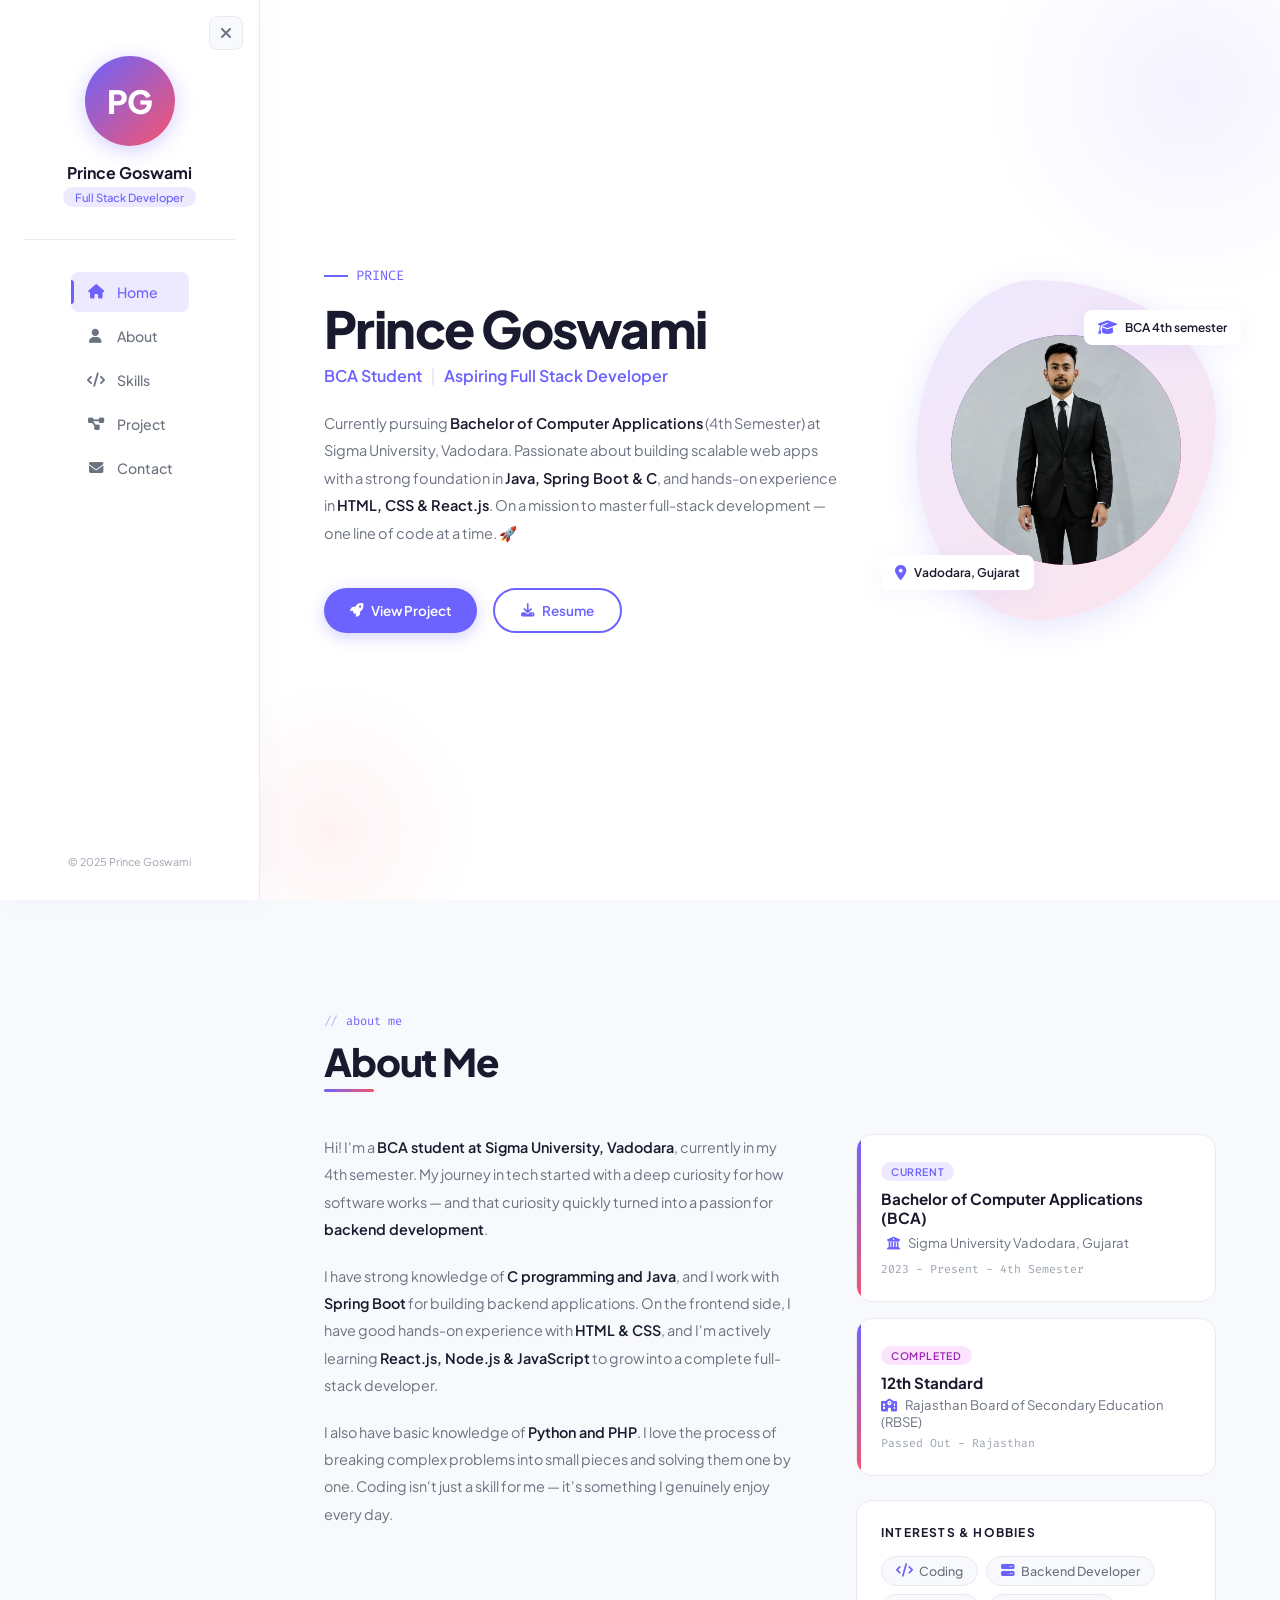
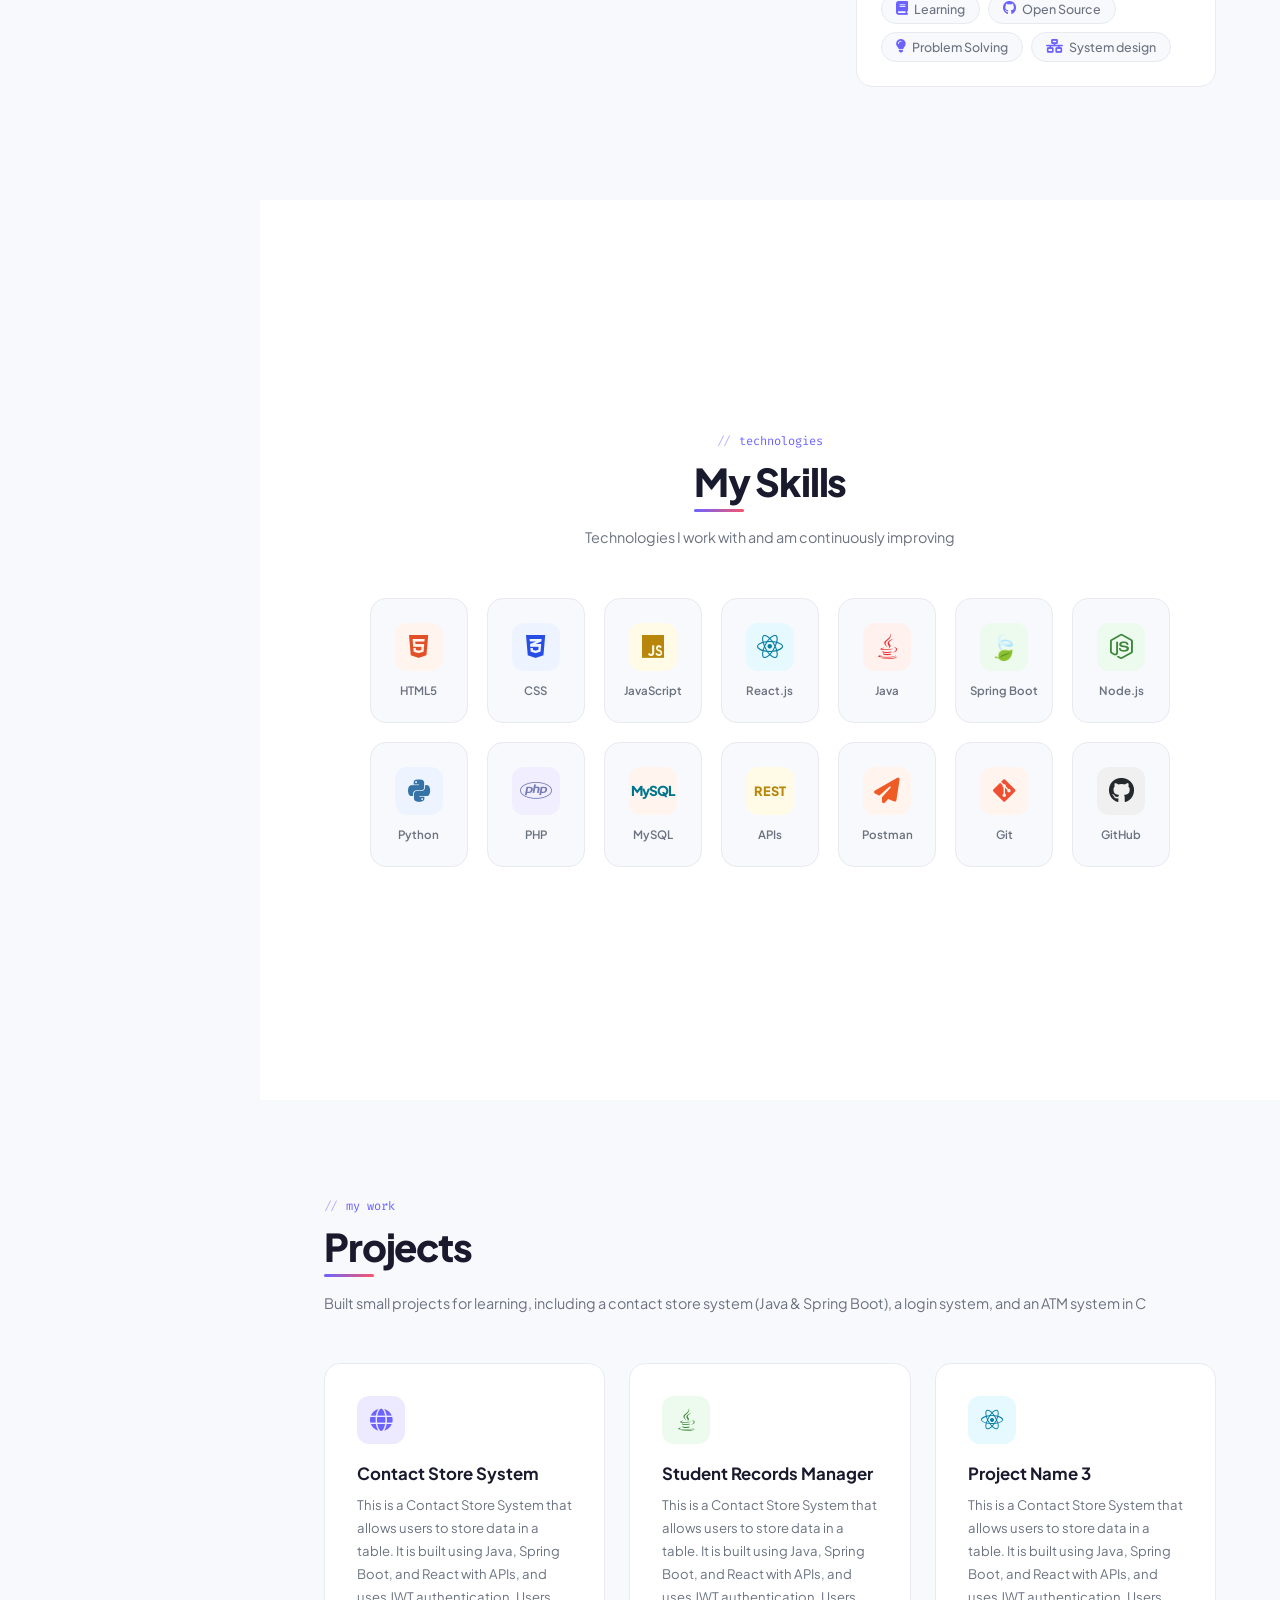
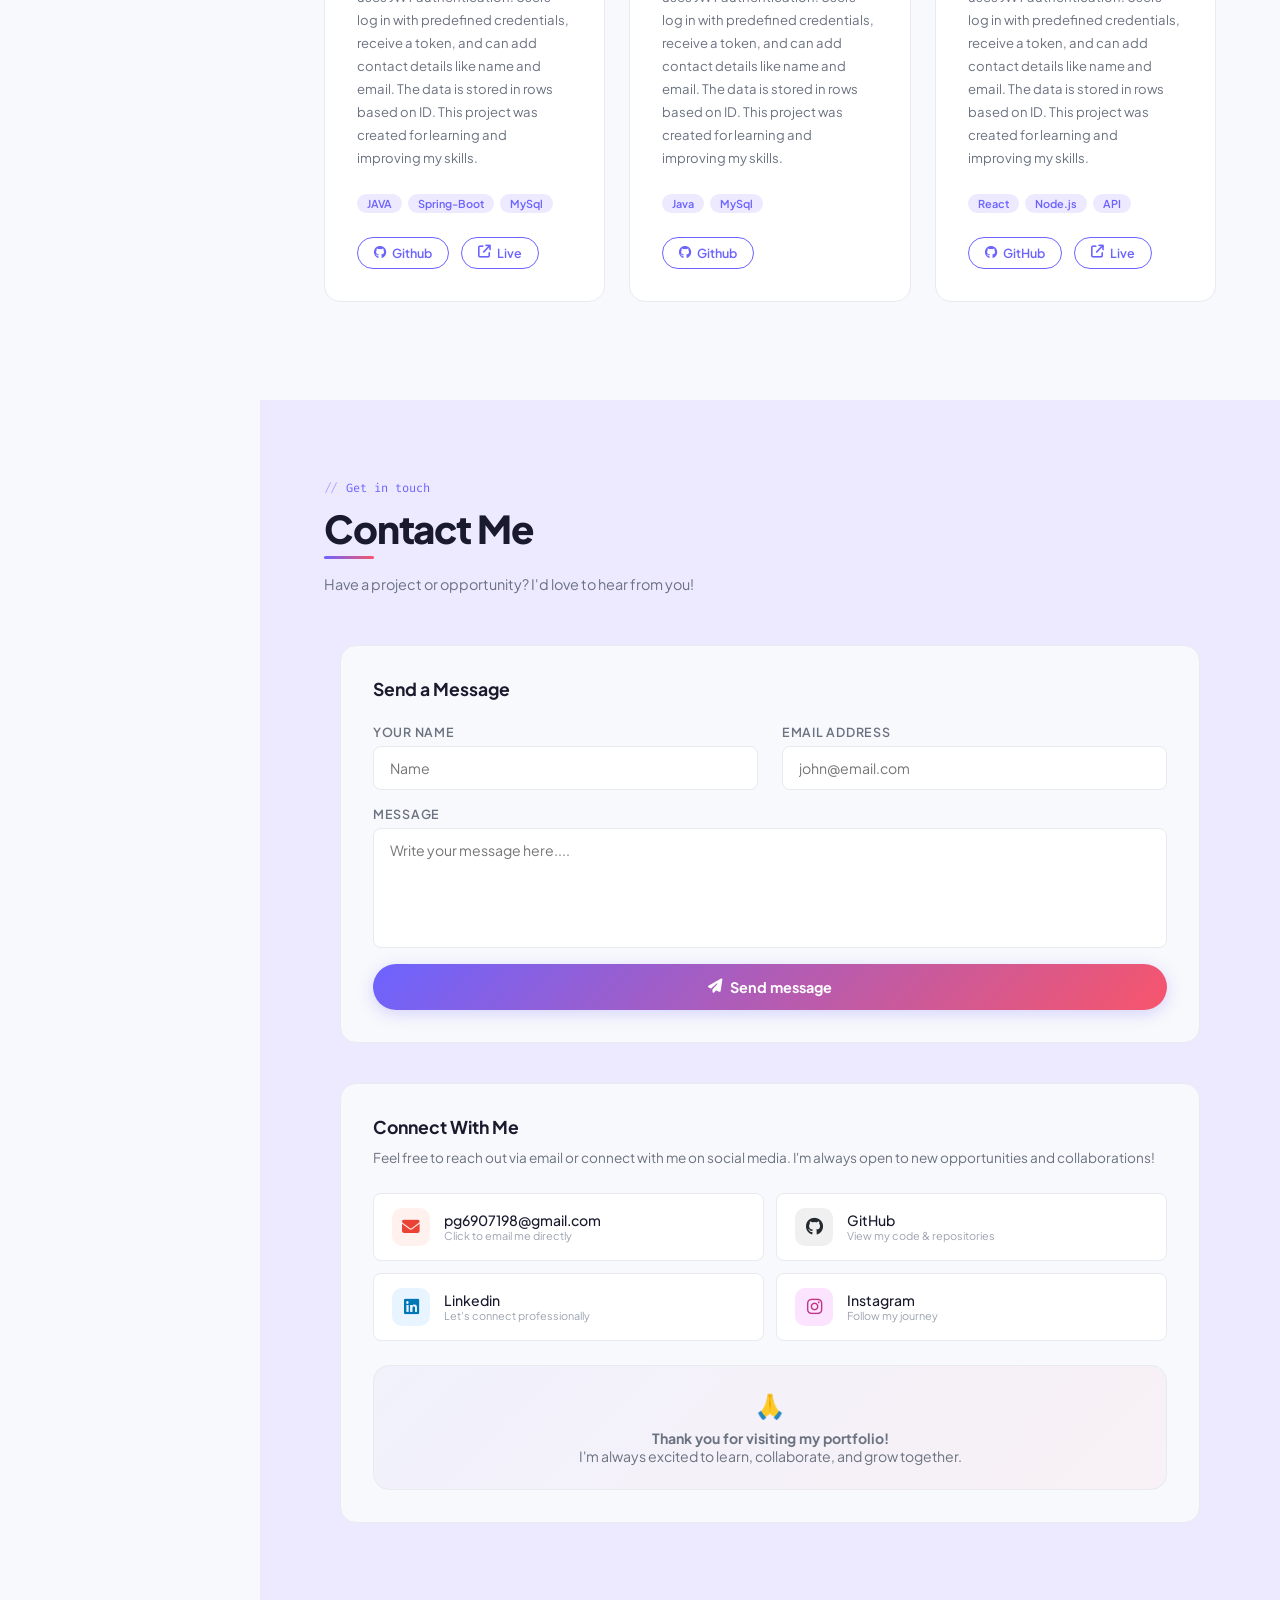
<file: index.html>
<!DOCTYPE html>
<html lang="en">
<head>
    <meta charset="UTF-8">
    <meta name="viewport" content="width=device-width, initial-scale=1.0">
    <title>Portfolio</title>
    <link rel="preconnect" href="https://fonts.googleapis.com">
    <link
        href="https://fonts.googleapis.com/css2?family=Plus+Jakarta+Sans:wght@300;400;500;600;700;800&family=Fira+Code:wght@400;500&display=swap"
        rel="stylesheet">
    <link rel="stylesheet" href="Portfolio.css">
    <link rel="stylesheet" href="https://cdnjs.cloudflare.com/ajax/libs/font-awesome/6.5.1/css/all.min.css">

    </head>

    <body>

        <!-- SIDEBAR TOGGLE BUTTON (visible when sidebar is closed) -->
        <button class="sidebar-open-btn" id="sidebarOpenBtn" title="Open Menu">
            <i class="fa-solid fa-bars"></i>
        </button>

        <!-- SIDEBAR -->
        <aside class="sidebar" id="sidebar">
            <!-- X Close Button -->
            <button class="sidebar-close-btn" id="sidebarCloseBtn" title="Close menu">
                <i class="fa-solid fa-xmark"></i>
            </button>

            <div class="sidebar-avatar">PG</div>
            <div class="sidebar-name">Prince Goswami</div>
            <div class="sidebar-role">Full Stack Developer</div>
            <div class="sidebar-divider"></div>

            <nav>
                <ul>
                    <li><a href="#home" class="active"><i class="fa-solid fa-house"></i> Home</a></li>
                    <li><a href="#about"><i class="fa-solid fa-user"></i> About</a></li>
                    <li><a href="#skills"><i class="fa-solid fa-code"></i> Skills</a></li>
                    <li><a href="#projects"><i class="fa-solid fa-diagram-project"></i> Project</a></li>
                    <li><a href="#contact"><i class="fa-solid fa-envelope"></i> Contact</a></li>
                </ul>
            </nav>

            <div class="sidebar-footer">© 2025 Prince Goswami</div>
        </aside>

        <div class="sidebar-overlay" id="sidebarOverlay"></div>

        <main>

            <!--Home-->
            <section id="home">
                <div class="home-blob"></div>
                <div class="home-blob2"></div>
                <div class="home-inner">

                    <div class="home-left reveal">
                        <div class="home-greeting">PRINCE</div>
                        <h1 class="home-name">Prince Goswami</h1>
                        <div class="home-title">
                            <span>BCA Student</span>
                            <span class="sep">|</span>
                            <span>Aspiring Full Stack Developer</span>
                        </div>
                        <p class="home-desc">
                            Currently pursuing <strong>Bachelor of Computer Applications</strong> (4th Semester)
                            at Sigma University, Vadodara. Passionate about building scalable web apps with
                            a strong foundation in <strong>Java, Spring Boot & C</strong>, and hands-on experience
                            in <strong>HTML, CSS & React.js</strong>. On a mission to master full-stack development —
                            one line of code at a time. 🚀
                        </p>
                        <div class="home-btns">
                            <a href="#projects" class="btn btn-filled"><i class="fa-solid fa-rocket"></i> View Project
                            </a>
                            <a href="Prince_Goswami_Final_Resume.pdf" download class="btn btn-rocket">
                                <i class="fa-solid fa-download"></i> Resume
                            </a>
                        </div>
                    </div>

                    <div class="home-right reveal">
                        <div class="photo-frame">
                            <div class="photo-inner">
                            <img src="JP.jpeg" style="width:100%;height:100%;object-fit:cover;border-radius:50%;">
                            </div>
                        </div>
                        <div class="float-badge badge-1">
                            <i class="fa-solid fa-location-dot"></i> Vadodara, Gujarat
                        </div>
                        <div class="float-badge badge-2">
                            <i class="fa-solid fa-graduation-cap"></i> BCA 4th semester
                        </div>
                    </div>

                </div>
            </section>

            <!--About-->
            <section id="about">
                <div class="sec-header reveal">
                    <div class="sec-tag">about me</div>
                    <h2 class="sec-title">About Me</h2>
                </div>

                <div class="about-grid">
                    <div class="about-text reveal">
                        <p>
                            Hi! I'm a <strong>BCA student at Sigma University, Vadodara</strong>,
                            currently in my 4th semester. My journey in tech started with a deep
                            curiosity for how software works — and that curiosity quickly turned
                            into a passion for <strong>backend development</strong>.
                        </p>

                        <p>
                            I have strong knowledge of <strong>C programming and Java</strong>, and I work
                            with <strong>Spring Boot</strong> for building backend applications. On the
                            frontend side, I have good hands-on experience with <strong>HTML & CSS</strong>,
                            and I'm actively learning <strong>React.js, Node.js & JavaScript</strong>
                            to grow into a complete full-stack developer.
                        </p>

                        <p>
                            I also have basic knowledge of <strong>Python and PHP</strong>.
                            I love the process of breaking complex problems into small pieces
                            and solving them one by one. Coding isn't just a skill for me —
                            it's something I genuinely enjoy every day.
                        </p>
                    </div>

                    <div class="about-right reveal">
                        <div class="edu-card">
                            <span class="edu-badge">Current</span>
                            <div class="edu-degree">Bachelor of Computer Applications (BCA)</div>
                            <div class="edu-school">
                                <i class="fa-solid fa-building-columns" style="color: var(--accent);margin: 6px;"></i>
                                Sigma University Vadodara, Gujarat
                            </div>
                            <div class="edu-year">2023 - Present&nbsp;-&nbsp;4th Semester</div>
                        </div>

                        <div class="edu-card">
                            <span class="edu-badge" style="background: #fce4ff; color: #9c27b0;">Completed</span>
                            <div class="edu-degree">12th Standard</div>
                            <div class="edu-school">
                                <i class="fa-solid fa-school" style="color: var(--accent); margin-right: 6px;"></i>
                                Rajasthan Board of Secondary Education (RBSE)
                            </div>
                            <div class="edu-year">Passed Out - Rajasthan</div>
                        </div>
                        <div class="about-interests">
                            <div class="interests-title">interests & Hobbies</div>
                            <div class="interests-chips">
                                <div class="chip"><i class="fa-solid fa-code"></i> Coding</div>
                                <div class="chip"><i class="fa-solid fa-server"></i> Backend Developer</div>
                                <div class="chip"><i class="fa-solid fa-book"></i> Learning</div>
                                <div class="chip"><i class="fa-brands fa-github"></i>Open Source</div>
                                <div class="chip"><i class="fa-solid fa-lightbulb"></i> Problem Solving</div>
                                <div class="chip"><i class="fa-solid fa-network-wired"></i> System design</div>

                            </div>
                        </div>
                    </div>
                </div>
            </section>

            <!-- SKILLS -->
            <section id="skills">
                <div class="sec-header reveal" style="text-align: center;">
                    <div class="sec-tag" style="justify-content: center;">technologies</div>
                    <h2 class="sec-title">My Skills</h2>
                    <p class="sec-sub">Technologies I work with and am continuously improving</p>
                </div>

                <div class="skills-center">
                    <div class="skills-grid reveal">

                        <div class="skill-item">
                            <div class="skill-icon ic-html"><i class="fa-brands fa-html5"></i></div>
                            <span class="skill-name">HTML5</span>
                        </div>
                        <div class="skill-item">
                            <div class="skill-icon ic-css"><i class="fa-brands fa-css3-alt"></i></div>
                            <span class="skill-name">CSS</span>
                        </div>
                        <div class="skill-item">
                            <div class="skill-icon ic-js"><i class="fa-brands fa-js"></i></div>
                            <span class="skill-name">JavaScript</span>
                        </div>
                        <div class="skill-item">
                            <div class="skill-icon ic-react"><i class="fa-brands fa-react"></i></div>
                            <span class="skill-name">React.js</span>
                        </div>
                        <div class="skill-item">
                            <div class="skill-icon ic-java"><i class="fa-brands fa-java"></i></div>
                            <span class="skill-name">Java</span>
                        </div>
                        <div class="skill-item">
                            <div class="skill-icon ic-spring" style="font-size: 1.5rem;">🍃</div>
                            <span class="skill-name">Spring Boot</span>
                        </div>
                        <div class="skill-item">
                            <div class="skill-icon ic-node"><i class="fa-brands fa-node-js"></i></div>
                            <span class="skill-name">Node.js</span>
                        </div>
                        <div class="skill-item">
                            <div class="skill-icon ic-python"><i class="fa-brands fa-python"></i></div>
                            <span class="skill-name">Python</span>
                        </div>

                        <div class="skill-item">
                            <div class="skill-icon ic-php"><i class="fa-brands fa-php"></i></div>
                            <span class="skill-name">PHP</span>
                        </div>

                        <div class="skill-item">
                            <div class="skill-icon ic-mysql"
                                style="font-size:0.85rem;font-weight:800;letter-spacing:-1px;">MySQL</div>
                            <span class="skill-name">MySQL</span>
                        </div>

                        <div class="skill-item">
                            <div class="skill-icon ic-apis" style="font-size:0.8rem;font-weight:800;">REST</div>
                            <span class="skill-name">APIs</span>
                        </div>

                        <div class="skill-item">
                            <div class="skill-icon ic-postman"><i class="fa-solid fa-paper-plane"></i></div>
                            <span class="skill-name">Postman</span>
                        </div>

                        <div class="skill-item">
                            <div class="skill-icon ic-git"><i class="fa-brands fa-git-alt"></i></div>
                            <span class="skill-name">Git</span>
                        </div>

                        <div class="skill-item">
                            <div class="skill-icon ic-gh"><i class="fa-brands fa-github"></i></div>
                            <span class="skill-name">GitHub</span>
                        </div>
                        
                    </div>
                </div>
            </section>

            <!-- PROJECTS -->
            <section id="projects">
                <div class="sec-header reveal">
                    <div class="sec-tag">my work</div>
                    <h2 class="sec-title">Projects</h2>
                    <p class="sec-sub">Built small projects for learning, including a contact store system (Java &
                        Spring Boot), a login system, and an ATM system in C</p>
                </div>

                <div class="projects-grid">

                    <!--Project1-->
                    <div class="project-card reveal">
                        <div class="project-icon"><i class="fa-solid fa-globe"></i></div>
                        <h3 class="project-title">Contact Store System</h3>
                        <p class="project-desc">This is a Contact Store System that allows users to store data in a
                            table. It is built using Java, Spring Boot, and React with APIs, and uses JWT
                            authentication. Users log in with predefined credentials, receive a token, and can add
                            contact details like name and email. The data is stored in rows based on ID. This project
                            was created for learning and improving my skills.</p>
                        <div class="project-tech">
                            <span class="tech-tag">JAVA</span>
                            <span class="tech-tag">Spring-Boot</span>
                            <span class="tech-tag">MySql</span>
                        </div>
                        <div class="project-links">
                            <a href="https://github.com/devprincen/contact-store-system" target="_blank" class="proj-link">
                                <i class="fa-brands fa-github"></i> Github
                            </a>
                            <a href="LIVE" target="_blank" class="proj-link">
                                <i class="fa-solid fa-arrow-up-right-from-square"></i> Live
                            </a>
                        </div>
                    </div>

                    <!--Project2-->
                    <div class="project-card reveal">
                        <div class="project-icon" style="background: #edfaee; color: #3c873a;">
                            <i class="fa-brands fa-java"></i>
                        </div>
                        <h3 class="project-title">Student Records Manager</h3>
                        <p class="project-desc">
                            This is a Contact Store System that allows users to store data in a
                            table. It is built using Java, Spring Boot, and React with APIs, and uses JWT
                            authentication. Users log in with predefined credentials, receive a token, and can add
                            contact details like name and email. The data is stored in rows based on ID. This project
                            was created for learning and improving my skills.
                        </p>
                        <div class="project-tech">
                            <span class="tech-tag">Java</span>
                            <span class="tech-tag">MySql</span>
                        </div>
                        <div class="project-links">
                            <a href="https://github.com/devprincen/student-record-manager" target="_blank" class="proj-link">
                                <i class="fa-brands fa-github"></i> Github
                            </a>
                        </div>
                    </div>

                    <!--Project3-->
                <div class="project-card reveal">
                    <div class="project-icon" style="background:#e6f9ff;color:#087ea4;">
                        <i class="fa-brands fa-react"></i>
                    </div>
                    <h3 class="project-title">Project Name 3</h3>
                    <p class="project-desc">
                            This is a Contact Store System that allows users to store data in a
                            table. It is built using Java, Spring Boot, and React with APIs, and uses JWT
                            authentication. Users log in with predefined credentials, receive a token, and can add
                            contact details like name and email. The data is stored in rows based on ID. This project
                            was created for learning and improving my skills.
                    </p>
                    <div class="project-tech">
                        <span class="tech-tag">React</span>
                        <span class="tech-tag">Node.js</span>
                        <span class="tech-tag">API</span>
                    </div>
                    <div class="project-links">
                        <a href="GITHUB_LINK_YAHAN" target="_blank" class="proj-link">
                            <i class="fa-brands fa-github"></i> GitHub
                        </a>
                        <a href="LIVE_LINK_YAHAN" target="_blank" class="proj-link">
                            <i class="fa-solid fa-arrow-up-right-from-square"></i> Live
                        </a>
                    </div>
                </div>

                </div>
            </section>

            <section id="contact">
                <div class="sec-header reveal">
                    <div class="sec-tag">Get in touch</div>
                    <h2 class="sec-title">Contact Me</h2>
                    <p class="sec-sub">Have a project or opportunity? I'd love to hear from you!</p>
                </div>

                <!-- COLUMN LAYOUT: Form on top, Social below -->
                <div class="center">
                <div class="contact-column">

                    <!--Form-->
                    <div class="contact-form-card reveal">
                        <h3>Send a Message</h3>
                        <div class="contact-form-inner">
                            <div class="form-group">
                                <label>Your Name</label>
                                <input type="text" placeholder="Name">
                            </div>
                            <div class="form-group">
                                <label>Email Address</label>
                                <input type="text" placeholder="john@email.com">
                            </div>
                            <div class="form-group form-group--full">
                                <label>Message</label>
                                <textarea placeholder="Write your message here...."></textarea>
                            </div>
                            
                            <button class="btn-submit form-group--full">
                                <i class="fa-solid fa-paper-plane"></i> Send message
                            </button>
                        </div>
                    </div>

                    <!--Social-->
                    <div class="contact-info reveal">
                        <h3>Connect With Me</h3>
                        <p>
                            Feel free to reach out via email or connect with me on social media.
                            I'm always open to new opportunities and collaborations!
                        </p>

                        <div class="social-cards">

                            <a href="mailto:pg6907198@gmail.com" class="social-card">
                                <div class="social-icon si-email"><i class="fa-solid fa-envelope"></i></div>
                                <div>
                                    pg6907198@gmail.com
                                    <small>Click to email me directly</small>
                                </div>
                            </a>

                            <a href="https://github.com/devprincen" target="_blank" class="social-card">
                                <div class="social-icon si-github"><i class="fa-brands fa-github"></i></div>
                                <div>
                                    GitHub
                                    <small>View my code & repositories</small>
                                </div>
                            </a>

                            <a href="https://www.linkedin.com/in/prince-goswami-a61375335/" target="_blank" class="social-card">
                                <div class="social-icon si-linkedin"><i class="fa-brands fa-linkedin"></i></div>
                                <div>
                                    Linkedin
                                    <small>Let's connect professionally</small>
                                </div>
                            </a>

                            <a href="https://www.instagram.com/prince0757_?igsh=eWRpYXp6czhiN2l2" target="_blank" class="social-card">
                                <div class="social-icon si-instagram"><i class="fa-brands fa-instagram"></i></div>
                                <div>
                                    Instagram
                                    <small>Follow my journey</small>
                                </div>
                            </a>

                        </div>

                        <div class="thank-you">
                            <span>🙏</span>
                        <p>
                            <strong>Thank you for visiting my portfolio!</strong><br>
                            I'm always excited to learn, collaborate, and grow together.
                        </p>
                        </div>
                    </div>

                </div>
            </div>
            </section>
        </main>

        <script src="script.js"></script>
    </body>

</html>
</file>
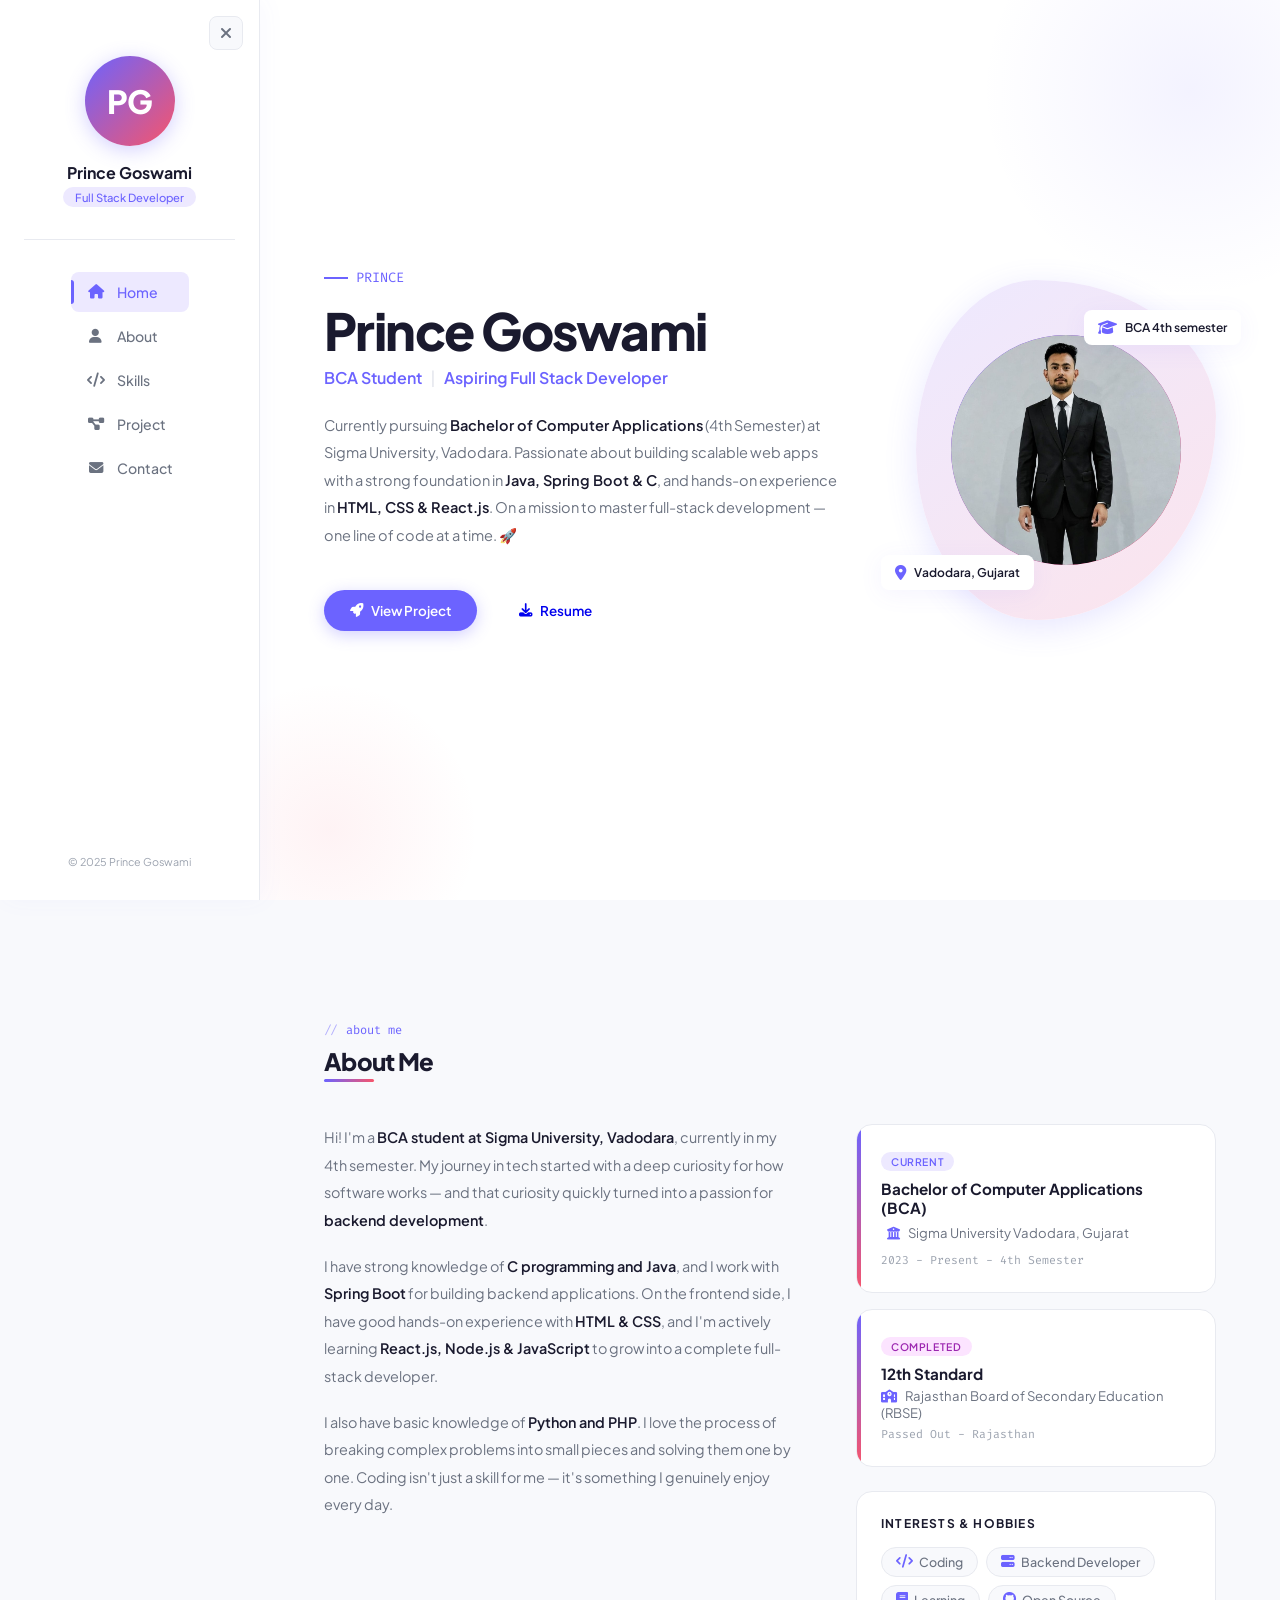
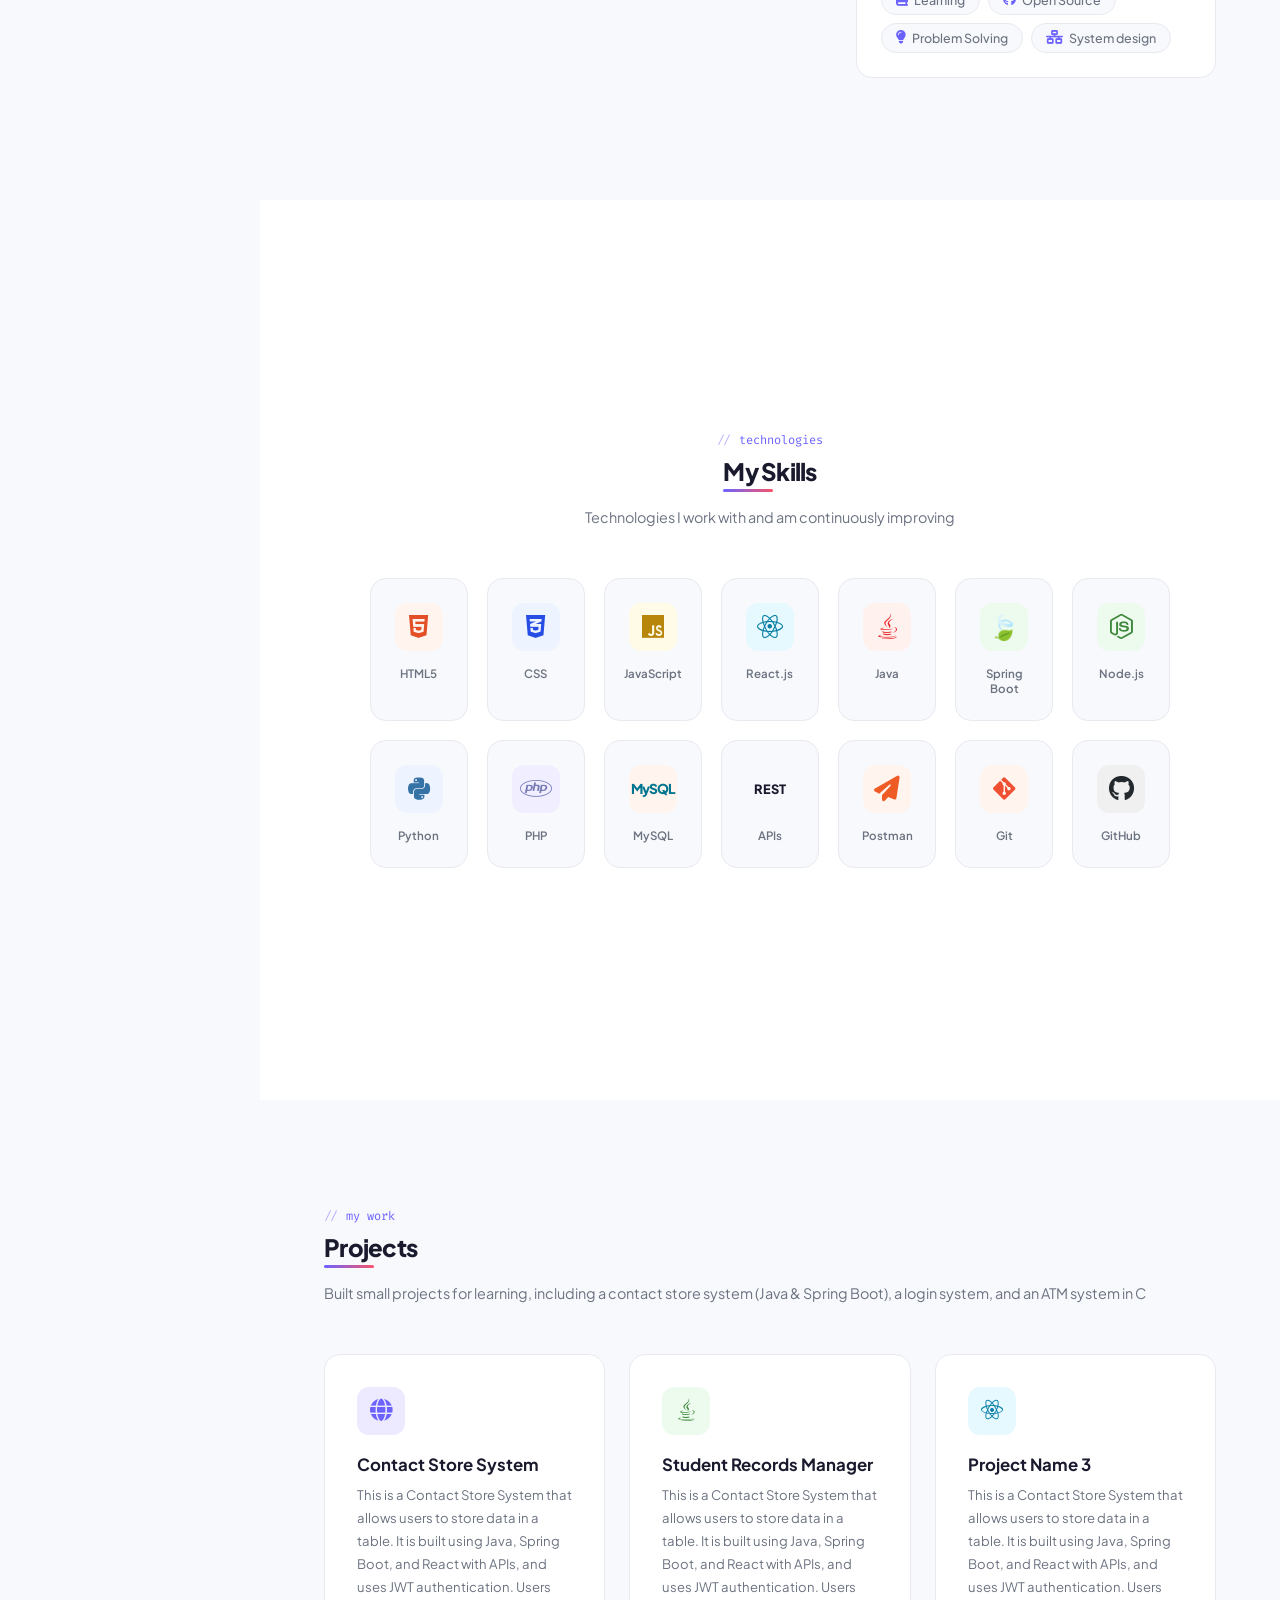
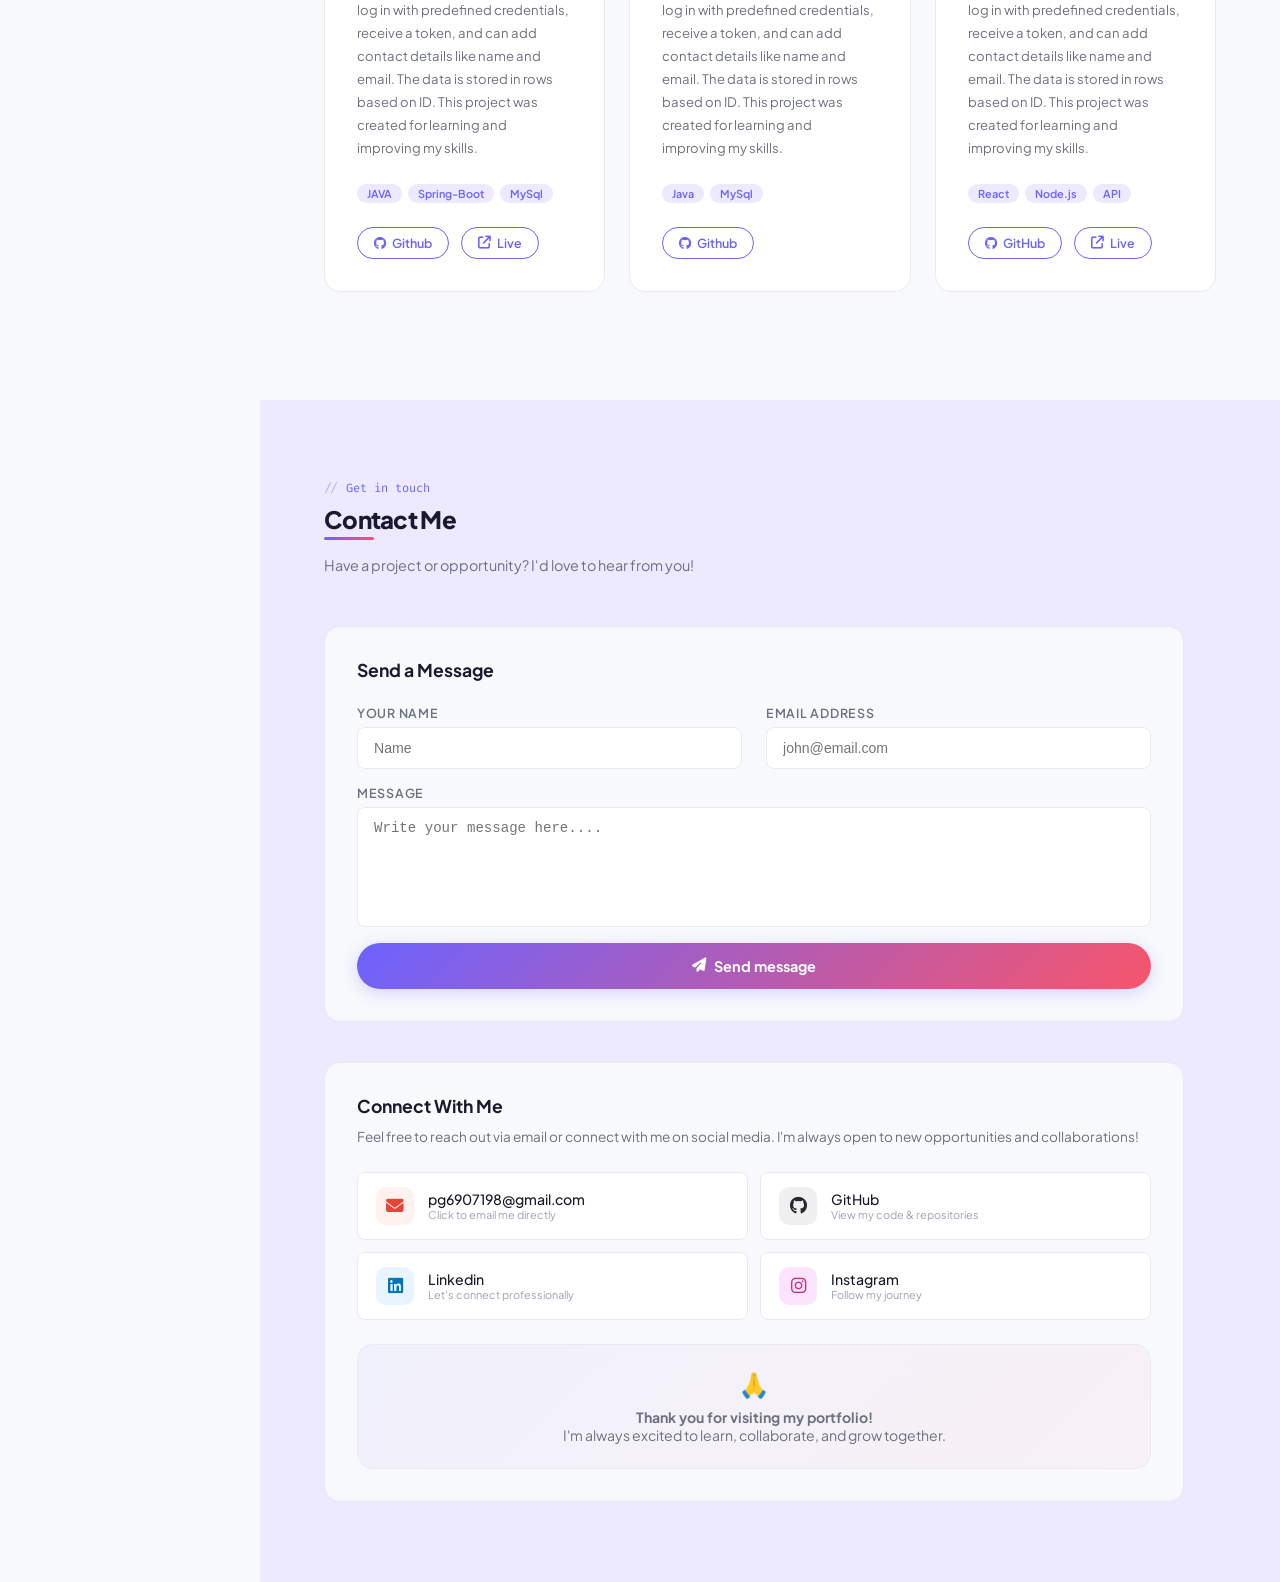
<file: PrinceGoswami/Pages/Portfolio.html>
<!DOCTYPE html>
<html lang="en">
<head>
    <meta charset="UTF-8">
    <meta name="viewport" content="width=device-width, initial-scale=1.0">
    <title>Portfolio</title>
    <link rel="preconnect" href="https://fonts.googleapis.com">
    <link
        href="https://fonts.googleapis.com/css2?family=Plus+Jakarta+Sans:wght@300;400;500;600;700;800&family=Fira+Code:wght@400;500&display=swap"
        rel="stylesheet">
    <link rel="stylesheet" href="Portfolio.css">
    <link rel="stylesheet" href="https://cdnjs.cloudflare.com/ajax/libs/font-awesome/6.5.1/css/all.min.css">

    </head>

    <body>

        <!-- SIDEBAR TOGGLE BUTTON (visible when sidebar is closed) -->
        <button class="sidebar-open-btn" id="sidebarOpenBtn" title="Open Menu">
            <i class="fa-solid fa-bars"></i>
        </button>

        <!-- SIDEBAR -->
        <aside class="sidebar" id="sidebar">
            <!-- X Close Button -->
            <button class="sidebar-close-btn" id="sidebarCloseBtn" title="Close menu">
                <i class="fa-solid fa-xmark"></i>
            </button>

            <div class="sidebar-avatar">PG</div>
            <div class="sidebar-name">Prince Goswami</div>
            <div class="sidebar-role">Full Stack Developer</div>
            <div class="sidebar-divider"></div>

            <nav>
                <ul>
                    <li><a href="#home" class="active"><i class="fa-solid fa-house"></i> Home</a></li>
                    <li><a href="#about"><i class="fa-solid fa-user"></i> About</a></li>
                    <li><a href="#skills"><i class="fa-solid fa-code"></i> Skills</a></li>
                    <li><a href="#projects"><i class="fa-solid fa-diagram-project"></i> Project</a></li>
                    <li><a href="#contact"><i class="fa-solid fa-envelope"></i> Contact</a></li>
                </ul>
            </nav>

            <div class="sidebar-footer">© 2025 Prince Goswami</div>
        </aside>

        <div class="sidebar-overlay" id="sidebarOverlay"></div>

        <main>

            <!--Home-->
            <section id="home">
                <div class="home-blob"></div>
                <div class="home-blob2"></div>
                <div class="home-inner">

                    <div class="home-left reveal">
                        <div class="home-greeting">PRINCE</div>
                        <h1 class="home-name">Prince Goswami</h1>
                        <div class="home-title">
                            <span>BCA Student</span>
                            <span class="sep">|</span>
                            <span>Aspiring Full Stack Developer</span>
                        </div>
                        <p class="home-desc">
                            Currently pursuing <strong>Bachelor of Computer Applications</strong> (4th Semester)
                            at Sigma University, Vadodara. Passionate about building scalable web apps with
                            a strong foundation in <strong>Java, Spring Boot & C</strong>, and hands-on experience
                            in <strong>HTML, CSS & React.js</strong>. On a mission to master full-stack development —
                            one line of code at a time. 🚀
                        </p>
                        <div class="home-btns">
                            <a href="#projects" class="btn btn-filled"><i class="fa-solid fa-rocket"></i> View Project
                            </a>
                            <a href="Prince_Goswami_Final_Resume.pdf" download class="btn btn-rocket">
                                <i class="fa-solid fa-download"></i> Resume
                            </a>
                        </div>
                    </div>

                    <div class="home-right reveal">
                        <div class="photo-frame">
                            <div class="photo-inner">
                            <img src="JP.jpeg" style="width:100%;height:100%;object-fit:cover;border-radius:50%;">
                            </div>
                        </div>
                        <div class="float-badge badge-1">
                            <i class="fa-solid fa-location-dot"></i> Vadodara, Gujarat
                        </div>
                        <div class="float-badge badge-2">
                            <i class="fa-solid fa-graduation-cap"></i> BCA 4th semester
                        </div>
                    </div>

                </div>
            </section>

            <!--About-->
            <section id="about">
                <div class="sec-header reveal">
                    <div class="sec-tag">about me</div>
                    <h2 class="sec-title">About Me</h2>
                </div>

                <div class="about-grid">
                    <div class="about-text reveal">
                        <p>
                            Hi! I'm a <strong>BCA student at Sigma University, Vadodara</strong>,
                            currently in my 4th semester. My journey in tech started with a deep
                            curiosity for how software works — and that curiosity quickly turned
                            into a passion for <strong>backend development</strong>.
                        </p>

                        <p>
                            I have strong knowledge of <strong>C programming and Java</strong>, and I work
                            with <strong>Spring Boot</strong> for building backend applications. On the
                            frontend side, I have good hands-on experience with <strong>HTML & CSS</strong>,
                            and I'm actively learning <strong>React.js, Node.js & JavaScript</strong>
                            to grow into a complete full-stack developer.
                        </p>

                        <p>
                            I also have basic knowledge of <strong>Python and PHP</strong>.
                            I love the process of breaking complex problems into small pieces
                            and solving them one by one. Coding isn't just a skill for me —
                            it's something I genuinely enjoy every day.
                        </p>
                    </div>

                    <div class="about-right reveal">
                        <div class="edu-card">
                            <span class="edu-badge">Current</span>
                            <div class="edu-degree">Bachelor of Computer Applications (BCA)</div>
                            <div class="edu-school">
                                <i class="fa-solid fa-building-columns" style="color: var(--accent);margin: 6px;"></i>
                                Sigma University Vadodara, Gujarat
                            </div>
                            <div class="edu-year">2023 - Present&nbsp;-&nbsp;4th Semester</div>
                        </div>

                        <div class="edu-card">
                            <span class="edu-badge" style="background: #fce4ff; color: #9c27b0;">Completed</span>
                            <div class="edu-degree">12th Standard</div>
                            <div class="edu-school">
                                <i class="fa-solid fa-school" style="color: var(--accent); margin-right: 6px;"></i>
                                Rajasthan Board of Secondary Education (RBSE)
                            </div>
                            <div class="edu-year">Passed Out - Rajasthan</div>
                        </div>
                        <div class="about-interests">
                            <div class="interests-title">interests & Hobbies</div>
                            <div class="interests-chips">
                                <div class="chip"><i class="fa-solid fa-code"></i> Coding</div>
                                <div class="chip"><i class="fa-solid fa-server"></i> Backend Developer</div>
                                <div class="chip"><i class="fa-solid fa-book"></i> Learning</div>
                                <div class="chip"><i class="fa-brands fa-github"></i>Open Source</div>
                                <div class="chip"><i class="fa-solid fa-lightbulb"></i> Problem Solving</div>
                                <div class="chip"><i class="fa-solid fa-network-wired"></i> System design</div>

                            </div>
                        </div>
                    </div>
                </div>
            </section>

            <!-- SKILLS -->
            <section id="skills">
                <div class="sec-header reveal" style="text-align: center;">
                    <div class="sec-tag" style="justify-content: center;">technologies</div>
                    <h2 class="sec-title">My Skills</h2>
                    <p class="sec-sub">Technologies I work with and am continuously improving</p>
                </div>

                <div class="skills-center">
                    <div class="skills-grid reveal">

                        <div class="skill-item">
                            <div class="skill-icon ic-html"><i class="fa-brands fa-html5"></i></div>
                            <span class="skill-name">HTML5</span>
                        </div>
                        <div class="skill-item">
                            <div class="skill-icon ic-css"><i class="fa-brands fa-css3-alt"></i></div>
                            <span class="skill-name">CSS</span>
                        </div>
                        <div class="skill-item">
                            <div class="skill-icon ic-js"><i class="fa-brands fa-js"></i></div>
                            <span class="skill-name">JavaScript</span>
                        </div>
                        <div class="skill-item">
                            <div class="skill-icon ic-react"><i class="fa-brands fa-react"></i></div>
                            <span class="skill-name">React.js</span>
                        </div>
                        <div class="skill-item">
                            <div class="skill-icon ic-java"><i class="fa-brands fa-java"></i></div>
                            <span class="skill-name">Java</span>
                        </div>
                        <div class="skill-item">
                            <div class="skill-icon ic-spring" style="font-size: 1.5rem;">🍃</div>
                            <span class="skill-name">Spring Boot</span>
                        </div>
                        <div class="skill-item">
                            <div class="skill-icon ic-node"><i class="fa-brands fa-node-js"></i></div>
                            <span class="skill-name">Node.js</span>
                        </div>
                        <div class="skill-item">
                            <div class="skill-icon ic-python"><i class="fa-brands fa-python"></i></div>
                            <span class="skill-name">Python</span>
                        </div>

                        <div class="skill-item">
                            <div class="skill-icon ic-php"><i class="fa-brands fa-php"></i></div>
                            <span class="skill-name">PHP</span>
                        </div>

                        <div class="skill-item">
                            <div class="skill-icon ic-mysql"
                                style="font-size:0.85rem;font-weight:800;letter-spacing:-1px;">MySQL</div>
                            <span class="skill-name">MySQL</span>
                        </div>

                        <div class="skill-item">
                            <div class="skill-icon ic-apis" style="font-size:0.8rem;font-weight:800;">REST</div>
                            <span class="skill-name">APIs</span>
                        </div>

                        <div class="skill-item">
                            <div class="skill-icon ic-postman"><i class="fa-solid fa-paper-plane"></i></div>
                            <span class="skill-name">Postman</span>
                        </div>

                        <div class="skill-item">
                            <div class="skill-icon ic-git"><i class="fa-brands fa-git-alt"></i></div>
                            <span class="skill-name">Git</span>
                        </div>

                        <div class="skill-item">
                            <div class="skill-icon ic-gh"><i class="fa-brands fa-github"></i></div>
                            <span class="skill-name">GitHub</span>
                        </div>
                        
                    </div>
                </div>
            </section>

            <!-- PROJECTS -->
            <section id="projects">
                <div class="sec-header reveal">
                    <div class="sec-tag">my work</div>
                    <h2 class="sec-title">Projects</h2>
                    <p class="sec-sub">Built small projects for learning, including a contact store system (Java &
                        Spring Boot), a login system, and an ATM system in C</p>
                </div>

                <div class="projects-grid">

                    <!--Project1-->
                    <div class="project-card reveal">
                        <div class="project-icon"><i class="fa-solid fa-globe"></i></div>
                        <h3 class="project-title">Contact Store System</h3>
                        <p class="project-desc">This is a Contact Store System that allows users to store data in a
                            table. It is built using Java, Spring Boot, and React with APIs, and uses JWT
                            authentication. Users log in with predefined credentials, receive a token, and can add
                            contact details like name and email. The data is stored in rows based on ID. This project
                            was created for learning and improving my skills.</p>
                        <div class="project-tech">
                            <span class="tech-tag">JAVA</span>
                            <span class="tech-tag">Spring-Boot</span>
                            <span class="tech-tag">MySql</span>
                        </div>
                        <div class="project-links">
                            <a href="https://github.com/devprincen/contact-store-system" target="_blank" class="proj-link">
                                <i class="fa-brands fa-github"></i> Github
                            </a>
                            <a href="LIVE" target="_blank" class="proj-link">
                                <i class="fa-solid fa-arrow-up-right-from-square"></i> Live
                            </a>
                        </div>
                    </div>

                    <!--Project2-->
                    <div class="project-card reveal">
                        <div class="project-icon" style="background: #edfaee; color: #3c873a;">
                            <i class="fa-brands fa-java"></i>
                        </div>
                        <h3 class="project-title">Student Records Manager</h3>
                        <p class="project-desc">
                            This is a Contact Store System that allows users to store data in a
                            table. It is built using Java, Spring Boot, and React with APIs, and uses JWT
                            authentication. Users log in with predefined credentials, receive a token, and can add
                            contact details like name and email. The data is stored in rows based on ID. This project
                            was created for learning and improving my skills.
                        </p>
                        <div class="project-tech">
                            <span class="tech-tag">Java</span>
                            <span class="tech-tag">MySql</span>
                        </div>
                        <div class="project-links">
                            <a href="https://github.com/devprincen/student-record-manager" target="_blank" class="proj-link">
                                <i class="fa-brands fa-github"></i> Github
                            </a>
                        </div>
                    </div>

                    <!--Project3-->
                <div class="project-card reveal">
                    <div class="project-icon" style="background:#e6f9ff;color:#087ea4;">
                        <i class="fa-brands fa-react"></i>
                    </div>
                    <h3 class="project-title">Project Name 3</h3>
                    <p class="project-desc">
                            This is a Contact Store System that allows users to store data in a
                            table. It is built using Java, Spring Boot, and React with APIs, and uses JWT
                            authentication. Users log in with predefined credentials, receive a token, and can add
                            contact details like name and email. The data is stored in rows based on ID. This project
                            was created for learning and improving my skills.
                    </p>
                    <div class="project-tech">
                        <span class="tech-tag">React</span>
                        <span class="tech-tag">Node.js</span>
                        <span class="tech-tag">API</span>
                    </div>
                    <div class="project-links">
                        <a href="GITHUB_LINK_YAHAN" target="_blank" class="proj-link">
                            <i class="fa-brands fa-github"></i> GitHub
                        </a>
                        <a href="LIVE_LINK_YAHAN" target="_blank" class="proj-link">
                            <i class="fa-solid fa-arrow-up-right-from-square"></i> Live
                        </a>
                    </div>
                </div>

                </div>
            </section>

            <section id="contact">
                <div class="sec-header reveal">
                    <div class="sec-tag">Get in touch</div>
                    <h2 class="sec-title">Contact Me</h2>
                    <p class="sec-sub">Have a project or opportunity? I'd love to hear from you!</p>
                </div>

                <!-- COLUMN LAYOUT: Form on top, Social below -->
                <div class="contact-column">

                    <!--Form-->
                    <div class="contact-form-card reveal">
                        <h3>Send a Message</h3>
                        <div class="contact-form-inner">
                            <div class="form-group">
                                <label>Your Name</label>
                                <input type="text" placeholder="Name">
                            </div>
                            <div class="form-group">
                                <label>Email Address</label>
                                <input type="text" placeholder="john@email.com">
                            </div>
                            <div class="form-group form-group--full">
                                <label>Message</label>
                                <textarea placeholder="Write your message here...."></textarea>
                            </div>
                            
                            <button class="btn-submit form-group--full">
                                <i class="fa-solid fa-paper-plane"></i> Send message
                            </button>
                        </div>
                    </div>

                    <!--Social-->
                    <div class="contact-info reveal">
                        <h3>Connect With Me</h3>
                        <p>
                            Feel free to reach out via email or connect with me on social media.
                            I'm always open to new opportunities and collaborations!
                        </p>

                        <div class="social-cards">

                            <a href="mailto:pg6907198@gmail.com" class="social-card">
                                <div class="social-icon si-email"><i class="fa-solid fa-envelope"></i></div>
                                <div>
                                    pg6907198@gmail.com
                                    <small>Click to email me directly</small>
                                </div>
                            </a>

                            <a href="https://github.com/devprincen" target="_blank" class="social-card">
                                <div class="social-icon si-github"><i class="fa-brands fa-github"></i></div>
                                <div>
                                    GitHub
                                    <small>View my code & repositories</small>
                                </div>
                            </a>

                            <a href="https://www.linkedin.com/in/prince-goswami-a61375335/" target="_blank" class="social-card">
                                <div class="social-icon si-linkedin"><i class="fa-brands fa-linkedin"></i></div>
                                <div>
                                    Linkedin
                                    <small>Let's connect professionally</small>
                                </div>
                            </a>

                            <a href="https://www.instagram.com/prince0757_?igsh=eWRpYXp6czhiN2l2" target="_blank" class="social-card">
                                <div class="social-icon si-instagram"><i class="fa-brands fa-instagram"></i></div>
                                <div>
                                    Instagram
                                    <small>Follow my journey</small>
                                </div>
                            </a>

                        </div>

                        <div class="thank-you">
                            <span>🙏</span>
                        <p>
                            <strong>Thank you for visiting my portfolio!</strong><br>
                            I'm always excited to learn, collaborate, and grow together.
                        </p>
                        </div>
                    </div>

                </div>
            </section>
        </main>

        <script src="script.js"></script>
    </body>

</html>
</file>
<file: Portfolio.css>
*,
*::before,
*::after {
    box-sizing: border-box;
    margin: 0;
    padding: 0;
}

:root {
    --accent: #6c63ff;
    --accent2: #f7556b;
    --accent-light: #ede9ff;
    --bg: #f8f9fc;
    --white: #ffffff;
    --sidebar-w: 260px;
    --text: #1a1a2e;
    --text-muted: #6b7280;
    --text-light: #9ca3af;
    --border: #e8eaf0;
    --shadow: 0 4px 24px rgba(108, 99, 255, 0.07);
    --shadow-hover: 0 8px 32px rgba(108, 99, 255, 0.16);
    --font: 'Plus Jakarta Sans', sans-serif;
    --mono: 'Fira Code', monospace;
    --radius: 16px;
    --radius-sm: 8px;
}

html {
    scroll-behavior: smooth;
}

body {
    font-family: var(--font);
    background: var(--bg);
    color: var(--text);
    display: flex;
    min-height: 100vh;
    overflow-x: hidden;
}

.sidebar-open-btn {
    position: fixed;
    top: 18px;
    left: 18px;
    z-index: 200;
    width: 42px;
    height: 42px;
    border-radius: 10px;
    background: var(--white);
    border: 1.5px solid var(--border);
    color: var(--accent);
    font-size: 1.1rem;
    cursor: pointer;
    display: none;
    align-items: center;
    justify-content: center;
    box-shadow: var(--shadow);
    transition: background 0.2s, color 0.2s;
}

.sidebar-open-btn:hover {
    background: var(--accent);
    color: white;
}

body.sidebar-collapsed .sidebar-open-btn {
    display: flex;
}

.sidebar {
    width: var(--sidebar-w);
    min-height: 100vh;
    background: var(--white);
    border-right: 1px solid var(--border);
    position: fixed;
    top: 0;
    left: 0;
    bottom: 0;
    display: flex;
    flex-direction: column;
    align-items: center;
    padding: 2.5rem 1.5rem 2rem;
    z-index: 100;
    box-shadow: 4px 0 24px rgba(108, 99, 255, 0.04);
    transition: transform 0.35s cubic-bezier(0.4, 0, 0.2, 1);
    overflow-y: auto;
}

body.sidebar-collapsed .sidebar {
    transform: translateX(-100%);
}

body.sidebar-collapsed main {
    margin-left: 0;
}

.sidebar-close-btn {
    position: absolute;
    top: 16px;
    right: 16px;
    width: 34px;
    height: 34px;
    border-radius: 8px;
    background: var(--bg);
    border: 1.5px solid var(--border);
    color: var(--text-muted);
    font-size: 1rem;
    cursor: pointer;
    display: flex;
    align-items: center;
    justify-content: center;
    transition: background 0.2s, color 0.2s, border-color 0.2s;
}

.sidebar-close-btn:hover {
    background: #ffecef;
    color: var(--accent2);
    border-color: var(--accent2);
}

.sidebar-overlay {
    display: none;
    position: fixed;
    inset: 0;
    background: rgba(0,0,0,0.35);
    z-index: 99;
    backdrop-filter: blur(2px);
}

.sidebar-overlay.active {
    display: block;
}

.sidebar-avatar {
    width: 90px;
    height: 90px;
    border-radius: 50%;
    background: linear-gradient(135deg, var(--accent), var(--accent2));
    display: flex;
    align-items: center;
    justify-content: center;
    font-size: 2rem;
    font-weight: 800;
    color: white;
    margin-bottom: 1rem;
    margin-top: 1rem;
    box-shadow: 0 4px 20px rgba(108, 99, 255, 0.3);
    letter-spacing: -1px;
    flex-shrink: 0;
}

.sidebar-name {
    font-size: 1rem;
    font-weight: 700;
    color: var(--text);
    text-align: center;
    margin-bottom: 4px;
}

.sidebar-role {
    font-size: 0.7rem;
    color: var(--accent);
    text-align: center;
    font-weight: 500;
    background: var(--accent-light);
    padding: 3px 12px;
    border-radius: 20px;
    margin-bottom: 2rem;
}

.sidebar-divider {
    width: 100%;
    height: 1px;
    background: var(--border);
    margin-bottom: 2rem;
}

nav ul {
    list-style: none;
    width: 100%;
}

nav ul li {
    margin-bottom: 4px;
}

nav ul li a {
    display: flex;
    align-items: center;
    gap: 12px;
    padding: 11px 16px;
    border-radius: var(--radius-sm);
    color: var(--text-muted);
    text-decoration: none;
    font-size: 0.88rem;
    font-weight: 500;
    transition: all 0.2s;
    position: relative;
}

nav ul li a i {
    width: 18px;
    text-align: center;
    font-size: 0.9rem;
}

nav ul li a:hover,
nav ul li a.active {
    background: var(--accent-light);
    color: var(--accent);
}

nav ul li a.active::before {
    content: '';
    position: absolute;
    left: 0;
    top: 20%;
    bottom: 20%;
    width: 3px;
    background: var(--accent);
    border-radius: 0 3px 3px 0;
}

.sidebar-footer {
    padding-top: 1rem;
    margin-top: auto;
    font-size: 0.67rem;
    color: var(--text-light);
    text-align: center;
}

main {
    margin-left: var(--sidebar-w);
    flex: 1;
    min-width: 0;
    transition: margin-left 0.35s cubic-bezier(0.4, 0, 0.2, 1);
}

section {
    min-height: 100vh;
    padding: 5rem 4rem;
    display: flex;
    flex-direction: column;
    justify-content: center;
}

#home {
    background: var(--white);
    position: relative;
    overflow: hidden;
}

.home-blob {
    position: absolute;
    top: -120px;
    right: -120px;
    width: 420px;
    height: 420px;
    border-radius: 50%;
    background: radial-gradient(circle, rgba(108, 99, 255, 0.08) 0%, transparent 70%);
    pointer-events: none;
}

.home-blob2 {
    position: absolute;
    bottom: -80px;
    left: -80px;
    width: 300px;
    height: 300px;
    border-radius: 50%;
    background: radial-gradient(circle, rgba(247, 85, 107, 0.07) 0%, transparent 70%);
    pointer-events: none;
}

.home-inner {
    display: flex;
    align-items: center;
    gap: 4rem;
    position: relative;
    z-index: 1;
}

.home-left {
    flex: 1;
    min-width: 0;
}

.home-greeting {
    font-family: var(--mono);
    font-size: 0.85rem;
    color: var(--accent);
    margin-bottom: 1rem;
    display: flex;
    align-items: center;
    gap: 8px;
}

.home-greeting::before {
    content: '';
    width: 24px;
    height: 2px;
    background: var(--accent);
    flex-shrink: 0;
}

.home-name {
    font-size: clamp(2rem, 4vw, 3.4rem);
    font-weight: 800;
    line-height: 1.1;
    letter-spacing: -0.03em;
    margin-bottom: 0.5rem;
}

.home-title {
    font-size: 1rem;
    font-weight: 600;
    color: var(--accent);
    margin-bottom: 1.5rem;
    display: flex;
    align-items: center;
    gap: 8px;
    flex-wrap: wrap;
}

.home-title .sep {
    color: var(--border);
}

.home-desc {
    font-size: 0.91rem;
    line-height: 1.9;
    color: var(--text-muted);
    max-width: 520px;
    margin-bottom: 2.5rem;
}

.home-desc strong {
    color: var(--text);
    font-weight: 600;
}

.home-btns {
    display: flex;
    gap: 1rem;
    flex-wrap: wrap;
}

.btn {
    width: auto;
    max-width: 100%;
    display: inline-flex;
    align-items: center;
    gap: 8px;
    padding: 12px 26px;
    border-radius: 50px;
    font-family: var(--font);
    font-size: 0.84rem;
    font-weight: 600;
    text-decoration: none;
    cursor: pointer;
    border: none;
    transition: all 0.25s;
}

.btn-filled {
    background: var(--accent);
    color: white;
    box-shadow: 0 4px 16px rgba(108, 99, 255, 0.3);
}

.btn-filled:hover {
    background: #5851e6;
    transform: translateY(-2px);
    box-shadow: 0 8px 24px rgba(108, 99, 255, 0.4);
}

.btn-rocket {
    background: transparent;
    color: var(--accent);
    border: 2px solid var(--accent);
}

.btn-rocket:hover {
    background: var(--accent-light);
    transform: translateY(-2px);
}

.home-right {
    flex-shrink: 0;
    position: relative;
    min-width: 0;
}

.photo-frame {
    width: 300px;
    height: 340px;
    border-radius: 40% 60% 60% 40% / 50% 40% 60% 50%;
    background: linear-gradient(145deg, var(--accent-light), #fce4ec);
    display: flex;
    align-items: center;
    justify-content: center;
    animation: morphing 8s ease-in-out infinite;
    box-shadow: var(--shadow-hover);
    position: relative;
}

@keyframes morphing {
    0%, 100% { border-radius: 40% 60% 60% 40% / 50% 40% 60% 50%; }
    25%       { border-radius: 60% 40% 40% 60% / 40% 60% 40% 60%; }
    50%       { border-radius: 50% 50% 60% 40% / 60% 40% 50% 50%; }
    75%       { border-radius: 40% 60% 50% 50% / 50% 50% 60% 40%; }
}

.photo-inner {
    width: 230px;
    height: 230px;
    border-radius: 50%;
    background: linear-gradient(135deg, var(--accent) 0%, var(--accent2) 100%);
    display: flex;
    align-items: center;
    justify-content: center;
    font-size: 5rem;
    overflow: hidden;
    box-shadow: inset 0 0 40px rgba(0, 0, 0, 0.1);
}

.float-badge {
    position: absolute;
    background: var(--white);
    border-radius: var(--radius-sm);
    padding: 10px 14px;
    box-shadow: var(--shadow);
    display: flex;
    align-items: center;
    gap: 8px;
    font-size: 0.75rem;
    font-weight: 600;
    color: var(--text);
    white-space: nowrap;
}

.float-badge i {
    color: var(--accent);
    font-size: 0.95rem;
}

.badge-1 { bottom: 30px; left: -35px; }
.badge-2 {top: 30px; right: -25px; }

.sec-header {
    margin-bottom: 3rem;
}

.sec-tag {
    font-family: var(--mono);
    font-size: 0.75rem;
    color: var(--accent);
    margin-bottom: 8px;
    display: flex;
    align-items: center;
    gap: 8px;
}

.sec-tag::before {
    content: '//';
    opacity: 0.5;
}

.sec-title {
    font-size: clamp(1.8rem, 3vw, 2.6rem);
    font-weight: 800;
    letter-spacing: -0.03em;
    position: relative;
    display: inline-block;
}

.sec-title::after {
    content: '';
    position: absolute;
    bottom: -6px;
    left: 0;
    width: 50px;
    height: 3px;
    background: linear-gradient(90deg, var(--accent), var(--accent2));
    border-radius: 2px;
}

.sec-sub {
    font-size: 0.9rem;
    color: var(--text-muted);
    margin-top: 1.2rem;
    line-height: 1.7;
}

/*   ABOUT SECTION */

#about {
    background: var(--bg);
}

.about-grid {
    display: grid;
    grid-template-columns: 1.3fr 1fr;
    gap: 4rem;
    align-items: start;
}

.about-text p {
    font-size: 0.9rem;
    line-height: 1.9;
    color: var(--text-muted);
    margin-bottom: 1.2rem;
}

.about-text p strong {
    color: var(--text);
    font-weight: 600;
}

.edu-card {
    background: var(--white);
    border: 1px solid var(--border);
    border-radius: var(--radius);
    padding: 1.5rem;
    margin-bottom: 1rem;
    position: relative;
    overflow: hidden;
    transition: box-shadow 0.2s, transform 0.2s;
}

.edu-card:hover {
    box-shadow: var(--shadow-hover);
    transform: translateY(-2px);
}

.edu-card::before {
    content: '';
    position: absolute;
    top: 0;
    left: 0;
    width: 4px;
    height: 100%;
    background: linear-gradient(var(--accent), var(--accent2));
}

.edu-badge {
    display: inline-block;
    font-size: 0.65rem;
    padding: 3px 10px;
    background: var(--accent-light);
    color: var(--accent);
    border-radius: 20px;
    font-weight: 600;
    margin-bottom: 8px;
    text-transform: uppercase;
    letter-spacing: 0.06em;
}

.edu-degree {
    font-size: 0.95rem;
    font-weight: 700;
    color: var(--text);
    margin-bottom: 4px;
}

.edu-school {
    font-size: 0.82rem;
    color: var(--text-muted);
}

.edu-year {
    font-size: 0.72rem;
    color: var(--text-light);
    margin-top: 6px;
    font-family: var(--mono);
}

.about-interests {
    margin-top: 1.5rem;
    background: var(--white);
    border: 1px solid var(--border);
    border-radius: var(--radius);
    padding: 1.5rem;
}

.interests-title {
    font-size: 0.75rem;
    font-weight: 700;
    text-transform: uppercase;
    letter-spacing: 0.1em;
    margin-bottom: 1rem;
    color: var(--text);
}

.interests-chips {
    display: flex;
    flex-wrap: wrap;
    gap: 8px;
}

.chip {
    display: flex;
    align-items: center;
    gap: 6px;
    padding: 6px 14px;
    background: var(--bg);
    border: 1px solid var(--border);
    border-radius: 20px;
    font-size: 0.78rem;
    color: var(--text-muted);
    font-weight: 500;
    transition: all 0.2s;
}

.chip:hover {
    background: var(--accent-light);
    color: var(--accent);
    border-color: var(--accent);
}

.chip i {
    font-size: 0.85rem;
    color: var(--accent);
}

/*skill*/
#skills {
    background: var(--white);
}

.skills-center {
    display: flex;
    flex-direction: column;
    align-items: center;
}

.skills-grid{
    display: grid;
    grid-template-columns: repeat(auto-fit, minmax(90px, 1fr));
    gap: 1.2rem;
    width: 100%;
    max-width: 800px;
}

.skill-item {
    display: flex;
    flex-direction: column;
    align-items: center;
    gap: 12px;
    padding: 1.5rem 0.5rem;
    background: var(--bg);
    border: 1px solid var(--border);
    border-radius: var(--radius);
    transition: all 0.25s;
    cursor: default;
}

.skill-item:hover {
    background: var(--white);
    box-shadow: var(--shadow-hover);
    transform: translateY(-4px);
    border-color: var(--accent);
}

.skill-icon {
    width: 48px;
    height: 48px;
    border-radius: 12px;
    display: flex;
    align-items: center;
    justify-content: center;
    font-size: 1.6rem;
    flex-shrink: 0;
}

.skill-name {
    font-size: 0.72rem;
    font-weight: 600;
    color: var(--text-muted);
    text-align: center;
    
}

.skill-item:hover .skill-name { color: var(--accent); }

.ic-html    { background: #fff4ee; color: #e34f26; }
.ic-css     { background: #eef4ff; color: #264de4; }
.ic-js      { background: #fffbe6; color: #b8860b; }
.ic-react   { background: #e6f9ff; color: #087ea4; }
.ic-java    { background: #fff1ee; color: #ea2d2e; }
.ic-spring  { background: #edfaee; color: #6db33f; }
.ic-node    { background: #edfaee; color: #3c873a; }
.ic-python  { background: #eef4ff; color: #3572a5; }
.ic-php     { background: #f0eeff; color: #777bb4; }
.ic-mysql   { background: #fff4ee; color: #00758f; }
.ic-git     { background: #fff4ee; color: #f05032; }
.ic-gh      { background: #f0f0f0; color: #24292e; }
.ic-apis    { background: #fffbe6; color: #b8860b; }
.ic-postman { background: #fff4ee; color: #ef5b25; }

#projects {
    background: var(--bg);
}

.projects-grid {
    display: grid;
    grid-template-columns: repeat(3, 1fr);
    gap: 1.5rem;
}

.project-card {
    background: var(--white);
    border: 1px solid var(--border);
    border-radius: var(--radius);
    padding: 2rem;
    display: flex;
    flex-direction: column;
    transition: all 0.25s;
    position: relative;
    overflow: hidden;
}

.project-card::before {
    content: '';
    position: absolute;
    top: 0; left: 0; right: 0;
    height: 3px;
    background: linear-gradient(90deg, var(--accent), var(--accent2));
    opacity: 0;
    transition: opacity 0.3s;
}

.project-card:hover {
    box-shadow: var(--shadow-hover);
    transform: translateY(-4px);
}

.project-card:hover::before { opacity: 1; }

.project-icon {
    width: 48px;
    height: 48px;
    border-radius: 12px;
    background: var(--accent-light);
    display: flex;
    align-items: center;
    justify-content: center;
    font-size: 1.4rem;
    color: var(--accent);
    margin-bottom: 1.2rem;
    flex-shrink: 0;
}

.project-title {
    font-size: 1.05rem;
    font-weight: 700;
    color: var(--text);
    margin-bottom: 0.6rem;
}

.project-desc {
    font-size: 0.82rem;
    line-height: 1.75;
    color: var(--text-muted);
    flex: 1;
    margin-bottom: 1.5rem;
}

.project-tech {
    display: flex;
    flex-wrap: wrap;
    gap: 6px;
    margin-bottom: 1.5rem;
}

.tech-tag {
    padding: 3px 10px;
    background: var(--accent-light);
    color: var(--accent);
    font-size: 0.68rem;
    font-weight: 600;
    border-radius: 20px;
}

.project-links {
    display: flex;
    gap: 12px;
    flex-wrap: wrap;
}

.proj-link {
    display: inline-flex;
    align-items: center;
    gap: 6px;
    font-size: 0.78rem;
    font-weight: 600;
    color: var(--accent);
    text-decoration: none;
    padding: 7px 16px;
    border: 1.5px solid var(--accent);
    border-radius: 50px;
    transition: all 0.2s;
}

.proj-link:hover {
    background: var(--accent);
    color: white;
}

.proj-link i { font-size: 0.8rem; }

/* ══════════════════════════════════════════
    CONTACT — COLUMN LAYOUT
    Form on top, Social cards below
══════════════════════════════════════════ */

#contact {
    background: var(--accent-light);
}

.center {
    display: flex;
    align-items: center;
    justify-content: center;
}

/* Single column wrapper */
.contact-column {
    display: flex;
    flex-direction: column;
    gap: 2.5rem;
    max-width: 860px;
    width: 100%;
}

/* Form card — two-column inner grid for fields */
.contact-form-card {
    background: var(--bg);
    border: 1px solid var(--border);
    border-radius: var(--radius);
    padding: 2rem;
}

.contact-form-card h3 {
    font-size: 1.1rem;
    font-weight: 700;
    margin-bottom: 1.5rem;
}

/* Inner 2-column grid for Name + Email side by side */
.contact-form-inner {
    display: grid;
    grid-template-columns: 1fr 1fr;
    gap: 1rem 1.5rem;
}

.form-group {
    display: flex;
    flex-direction: column;
}

/* Full-width fields (textarea + button) */
.form-group--full {
    grid-column: 1 / -1;
}

.form-group label {
    display: block;
    font-size: 0.78rem;
    font-weight: 600;
    color: var(--text-muted);
    margin-bottom: 6px;
    text-transform: uppercase;
    letter-spacing: 0.06em;
}

.form-group input,
.form-group textarea {
    width: 100%;
    padding: 12px 16px;
    background: var(--white);
    border: 1.5px solid var(--border);
    border-radius: var(--radius-sm);
    font-size: 0.88rem;
    font-family: var(--font);
    color: var(--text);
    outline: none;
    transition: border-color 0.2s, box-shadow 0.2s;
    resize: none;
}

.form-group input:focus,
.form-group textarea:focus {
    border-color: var(--accent);
    box-shadow: 0 0 0 3px rgba(108, 99, 255, 0.1);
}
 
.form-group textarea {
    min-height: 120px;
}

.btn-submit {
    width: 100%;
    padding: 14px;
    background: linear-gradient(135deg, var(--accent), var(--accent2));
    color: white;
    border: none;
    border-radius: 50px;
    font-family: var(--font);
    font-size: 0.9rem;
    font-weight: 700;
    cursor: pointer;
    transition: all 0.25s;
    display: flex;
    align-items: center;
    justify-content: center;
    gap: 8px;
    box-shadow: 0 4px 16px rgba(108, 99, 255, 0.25);
}
 
.btn-submit:hover {
    transform: translateY(-2px);
    box-shadow: 0 8px 24px rgba(108, 99, 255, 0.35);
}
 
/* Social / Connect section */
.contact-info {
    background: var(--bg);
    border: 1px solid var(--border);
    border-radius: var(--radius);
    padding: 2rem;
}
 
.contact-info h3 {
    font-size: 1.1rem;
    font-weight: 700;
    color: var(--text);
    margin-bottom: 0.5rem;
}
 
.contact-info > p {
    font-size: 0.85rem;
    color: var(--text-muted);
    line-height: 1.7;
    margin-bottom: 1.5rem;
}
 
/* Social cards — 2-column grid */
.social-cards {
    display: grid;
    grid-template-columns: 1fr 1fr;
    gap: 12px;
    margin-bottom: 1.5rem;
}
 
.social-card {
    display: flex;
    align-items: center;
    gap: 14px;
    padding: 14px 18px;
    background: var(--white);
    border: 1px solid var(--border);
    border-radius: var(--radius-sm);
    text-decoration: none;
    color: var(--text);
    font-weight: 500;
    font-size: 0.88rem;
    transition: all 0.2s;
    word-break: break-all;

}
 
.social-card:hover {
    box-shadow: var(--shadow);
    transform: translateX(4px);
    border-color: var(--accent);
    color: var(--accent);
}
 
.social-icon {
    width: 38px;
    height: 38px;
    border-radius: 10px;
    display: flex;
    align-items: center;
    justify-content: center;
    font-size: 1.1rem;
    flex-shrink: 0;
}
 
.si-email     { background: #fff1ee; color: #ea4335; }
.si-github    { background: #f0f0f0; color: #24292e; }
.si-linkedin  { background: #e8f4ff; color: #0077b5; }
.si-instagram { background: #fce4ff; color: #c13584; }
 
.social-card small {
    display: block;
    font-size: 0.68rem;
    color: var(--text-light);
    font-weight: 400;
}
 
.thank-you {
    padding: 1.5rem;
    background: linear-gradient(135deg, rgba(108, 99, 255, 0.05), rgba(247, 85, 107, 0.05));
    border: 1px solid var(--border);
    border-radius: var(--radius);
    text-align: center;
}
 
.thank-you span {
    font-size: 1.5rem;
    display: block;
    margin-bottom: 8px;
}
 
.thank-you p {
    font-size: 0.88rem;
    color: var(--text-muted);
    margin-bottom: 0;
}
 
/* REVEAL */
.reveal {
    opacity: 0;
    transform: translateY(28px);
    transition: opacity 0.7s ease, transform 0.7s ease;
}

.reveal.visible {
    opacity: 1;
    transform: translateY(0);
}

/* RESPONSIVE */

@media (max-width: 1200px) {
    section {
        padding: 5rem 3rem;
    }
 
    .projects-grid {
        grid-template-columns: repeat(2, 1fr);
    }
 
    .about-grid {
        gap: 2.5rem;
    }
}

@media (max-width: 960px) {

    /* On mobile, sidebar starts hidden */
    .sidebar {
        transform: translateX(-100%);
    }

    /* When opened on mobile via button */
    .sidebar.mobile-open {
        transform: translateX(0);
    }

    .sidebar-open-btn {
        display: flex !important;
    }

    /* Hide open button when sidebar is open */
    .sidebar.mobile-open ~ * .sidebar-open-btn,
    body:has(.sidebar.mobile-open) .sidebar-open-btn {
        display: none !important;
    }

    main {
        margin-left: 0 !important;
    }
 
    section {
        padding: 5rem 1.5rem 4rem;
        min-height: auto;
    }
 
    .home-inner {
        flex-direction: column-reverse;
        text-align: center;
        gap: 2.5rem;
        padding-top: 1rem;
    }
 
    .home-left {
        display: flex;
        flex-direction: column;
        align-items: center;
    }
 
    .home-greeting::before { display: none; }

    .home-desc {
        max-width: 100%;
    }

    .home-btns {
        justify-content: center;
    }

    .photo-frame {
        width: 220px;
        height: 250px;
    }
 
    .photo-inner {
        width: 170px;
        height: 170px;
        font-size: 3.5rem;
    }
 
    .badge-1, .badge-2 { display: none; }

    .about-grid {
        grid-template-columns: 1fr;
        gap: 2rem;
    }

    .projects-grid {
        grid-template-columns: 1fr;
        gap: 1.2rem;
    }
 
    /* Contact already column, just make social cards single-col */
    .social-cards {
        grid-template-columns: 1fr;
    }

    .contact-form-inner {
        grid-template-columns: 1fr;
    }

    .sec-header {
        margin-bottom: 2rem;
    }
}

/* ── Small Mobile: up to 480px ── */
@media (max-width: 480px) {
 
    section {
        padding: 4.5rem 1rem 3rem;
    }
 
    .home-name {
        font-size: 2rem;
    }
 
    .home-title {
        font-size: 0.88rem;
        justify-content: center;
    }
 
    .home-desc {
        font-size: 0.85rem;
    }
 
    .btn {
        padding: 10px 20px;
        font-size: 0.8rem;
    }
 
    .photo-frame {
        width: 180px;
        height: 200px;
    }
 
    .photo-inner {
        width: 140px;
        height: 140px;
        font-size: 3rem;
    }
 
    .skills-grid {
        grid-template-columns: repeat(3, 1fr);
        gap: 0.8rem;
    }
 
    .skill-item {
        padding: 1rem 0.5rem;
    }
 
    .skill-icon {
        width: 38px;
        height: 38px;
        font-size: 1.3rem;
    }
 
    .project-card {
        padding: 1.5rem;
    }
 
    .contact-form-card,
    .contact-info {
        padding: 1.5rem;
    }
 
    .social-card {
        font-size: 0.82rem;
        padding: 12px 14px;
        gap: 10px;
    }
 
    /* Sec title smaller */
    .sec-title {
        font-size: 1.6rem;
    }
 
    .edu-card {
        padding: 1.2rem;
    }
 
    .about-interests {
        padding: 1.2rem;
    }
}
 
/* ── Very Small Mobile: up to 360px ── */
@media (max-width: 360px) {
 
    section {
        padding: 4rem 0.8rem 2.5rem;
    }
 
    .skills-grid {
        grid-template-columns: repeat(2, 1fr);
    }
 
    .home-btns {
        flex-direction: column;
        align-items: center;
        width: 100%;
    }
 
    .btn {
        width: 100%;
        justify-content: center;
    }
 
    .social-card {
        word-break: break-word;
    }
}
</file>
<file: PrinceGoswami/Pages/Portfolio.css>
*,
*::before,
*::after {
    box-sizing: border-box;
    margin: 0;
    padding: 0;
}

:root {
    --accent: #6c63ff;
    --accent2: #f7556b;
    --accent-light: #ede9ff;
    --bg: #f8f9fc;
    --white: #ffffff;
    --sidebar-w: 260px;
    --text: #1a1a2e;
    --text-muted: #6b7280;
    --text-light: #9ca3af;
    --border: #e8eaf0;
    --shadow: 0 4px 24px rgba(108, 99, 255, 0.07);
    --shadow-hover: 0 8px 32px rgba(108, 99, 255, 0.16);
    --font: 'Plus Jakarta Sans', sans-serif;
    --mono: 'Fira Code', monospace;
    --radius: 16px;
    --radius-sm: 8px;
}

html {
    scroll-behavior: smooth;
}

body {
    font-family: var(--font);
    background: var(--bg);
    color: var(--text);
    display: flex;
    min-height: 100vh;
    overflow-x: hidden;
}

.sidebar-open-btn {
    position: fixed;
    top: 18px;
    left: 18px;
    z-index: 200;
    width: 42px;
    height: 42px;
    border-radius: 10px;
    background: var(--white);
    border: 1.5px solid var(--border);
    color: var(--accent);
    font-size: 1.1rem;
    cursor: pointer;
    display: none;
    align-items: center;
    justify-content: center;
    box-shadow: var(--shadow);
    transition: background 0.2s, color 0.2s;
}

.sidebar-open-btn:hover {
    background: var(--accent);
    color: white;
}

body.sidebar-collapsed .sidebar-open-btn {
    display: flex;
}

.sidebar {
    width: var(--sidebar-w);
    min-height: 100vh;
    background: var(--white);
    border-right: 1px solid var(--border);
    position: fixed;
    top: 0;
    left: 0;
    bottom: 0;
    display: flex;
    flex-direction: column;
    align-items: center;
    padding: 2.5rem 1.5rem 2rem;
    z-index: 100;
    box-shadow: 4px 0 24px rgba(108, 99, 255, 0.04);
    transition: transform 0.35s cubic-bezier(0.4, 0, 0.2, 1);
}

body.sidebar-collapsed .sidebar {
    transform: translateX(-100%);
}

body.sidebar-collapsed main {
    margin-left: 0;
}

.sidebar-close-btn {
    position: absolute;
    top: 16px;
    right: 16px;
    width: 34px;
    height: 34px;
    border-radius: 8px;
    background: var(--bg);
    border: 1.5px solid var(--border);
    color: var(--text-muted);
    font-size: 1rem;
    cursor: pointer;
    display: flex;
    align-items: center;
    justify-content: center;
    transition: background 0.2s, color 0.2s, border-color 0.2s;
}

.sidebar-close-btn:hover {
    background: #ffecef;
    color: var(--accent2);
    border-color: var(--accent2);
}

.sidebar-overlay {
    display: none;
    position: fixed;
    inset: 0;
    background: rgba(0,0,0,0.35);
    z-index: 99;
    backdrop-filter: blur(2px);
}

.sidebar-overlay.active {
    display: block;
}

.sidebar-avatar {
    width: 90px;
    height: 90px;
    border-radius: 50%;
    background: linear-gradient(135deg, var(--accent), var(--accent2));
    display: flex;
    align-items: center;
    justify-content: center;
    font-size: 2rem;
    font-weight: 800;
    color: white;
    margin-bottom: 1rem;
    margin-top: 1rem;
    box-shadow: 0 4px 20px rgba(108, 99, 255, 0.3);
    letter-spacing: -1px;
    flex-shrink: 0;
}

.sidebar-name {
    font-size: 1rem;
    font-weight: 700;
    color: var(--text);
    text-align: center;
    margin-bottom: 4px;
}

.sidebar-role {
    font-size: 0.7rem;
    color: var(--accent);
    text-align: center;
    font-weight: 500;
    background: var(--accent-light);
    padding: 3px 12px;
    border-radius: 20px;
    margin-bottom: 2rem;
}

.sidebar-divider {
    width: 100%;
    height: 1px;
    background: var(--border);
    margin-bottom: 2rem;
}

nav ul {
    list-style: none;
    width: 100%;
}

nav ul li {
    margin-bottom: 4px;
}

nav ul li a {
    display: flex;
    align-items: center;
    gap: 12px;
    padding: 11px 16px;
    border-radius: var(--radius-sm);
    color: var(--text-muted);
    text-decoration: none;
    font-size: 0.88rem;
    font-weight: 500;
    transition: all 0.2s;
    position: relative;
}

nav ul li a i {
    width: 18px;
    text-align: center;
    font-size: 0.9rem;
}

nav ul li a:hover,
nav ul li a.active {
    background: var(--accent-light);
    color: var(--accent);
}

nav ul li a.active::before {
    content: '';
    position: absolute;
    left: 0;
    top: 20%;
    bottom: 20%;
    width: 3px;
    background: var(--accent);
    border-radius: 0 3px 3px 0;
}

.sidebar-footer {
    margin-top: auto;
    font-size: 0.67rem;
    color: var(--text-light);
    text-align: center;
}

main {
    margin-left: var(--sidebar-w);
    flex: 1;
    transition: margin-left 0.35s cubic-bezier(0.4, 0, 0.2, 1);
}

section {
    min-height: 100vh;
    padding: 5rem 4rem;
    display: flex;
    flex-direction: column;
    justify-content: center;
}

#home {
    background: var(--white);
    position: relative;
    overflow: hidden;
}

.home-blob {
    position: absolute;
    top: -120px;
    right: -120px;
    width: 420px;
    height: 420px;
    border-radius: 50%;
    background: radial-gradient(circle, rgba(108, 99, 255, 0.08) 0%, transparent 70%);
    pointer-events: none;
}

.home-blob2 {
    position: absolute;
    bottom: -80px;
    left: -80px;
    width: 300px;
    height: 300px;
    border-radius: 50%;
    background: radial-gradient(circle, rgba(247, 85, 107, 0.07) 0%, transparent 70%);
    pointer-events: none;
}

.home-inner {
    display: flex;
    align-items: center;
    gap: 4rem;
    position: relative;
    z-index: 1;
}

.home-left {
    flex: 1;
}

.home-greeting {
    font-family: var(--mono);
    font-size: 0.85rem;
    color: var(--accent);
    margin-bottom: 1rem;
    display: flex;
    align-items: center;
    gap: 8px;
}

.home-greeting::before {
    content: '';
    width: 24px;
    height: 2px;
    background: var(--accent);
}

.home-name {
    font-size: clamp(2.2rem, 4vw, 3.4rem);
    font-weight: 800;
    line-height: 1.1;
    letter-spacing: -0.03em;
    margin-bottom: 0.5rem;
}

.home-title {
    font-size: 1rem;
    font-weight: 600;
    color: var(--accent);
    margin-bottom: 1.5rem;
    display: flex;
    align-items: center;
    gap: 8px;
    flex-wrap: wrap;
}

.home-title .sep {
    color: var(--border);
}

.home-desc {
    font-size: 0.91rem;
    line-height: 1.9;
    color: var(--text-muted);
    max-width: 520px;
    margin-bottom: 2.5rem;
}

.home-desc strong {
    color: var(--text);
    font-weight: 600;
}

.home-btns {
    display: flex;
    gap: 1rem;
    flex-wrap: wrap;
}

.btn {
    display: inline-flex;
    align-items: center;
    gap: 8px;
    padding: 12px 26px;
    border-radius: 50px;
    font-family: var(--font);
    font-size: 0.84rem;
    font-weight: 600;
    text-decoration: none;
    cursor: pointer;
    border: none;
    transition: all 0.25s;
}

.btn-filled {
    background: var(--accent);
    color: white;
    box-shadow: 0 4px 16px rgba(108, 99, 255, 0.3);
}

.btn-filled:hover {
    background: #5851e6;
    transform: translateY(-2px);
    box-shadow: 0 8px 24px rgba(108, 99, 255, 0.4);
}

.btn-outline {
    background: transparent;
    color: var(--accent);
    border: 2px solid var(--accent);
}

.btn-outline:hover {
    background: var(--accent-light);
    transform: translateY(-2px);
}

.home-right {
    flex-shrink: 0;
    position: relative;
}

.photo-frame {
    width: 300px;
    height: 340px;
    border-radius: 40% 60% 60% 40% / 50% 40% 60% 50%;
    background: linear-gradient(145deg, var(--accent-light), #fce4ec);
    display: flex;
    align-items: center;
    justify-content: center;
    animation: morphing 8s ease-in-out infinite;
    box-shadow: var(--shadow-hover);
    position: relative;
}

@keyframes morphing {
    0%, 100% { border-radius: 40% 60% 60% 40% / 50% 40% 60% 50%; }
    25%       { border-radius: 60% 40% 40% 60% / 40% 60% 40% 60%; }
    50%       { border-radius: 50% 50% 60% 40% / 60% 40% 50% 50%; }
    75%       { border-radius: 40% 60% 50% 50% / 50% 50% 60% 40%; }
}

.photo-inner {
    width: 230px;
    height: 230px;
    border-radius: 50%;
    background: linear-gradient(135deg, var(--accent) 0%, var(--accent2) 100%);
    display: flex;
    align-items: center;
    justify-content: center;
    font-size: 5rem;
    overflow: hidden;
    box-shadow: inset 0 0 40px rgba(0,0,0,0.1);
}

.float-badge {
    position: absolute;
    background: var(--white);
    border-radius: var(--radius-sm);
    padding: 10px 14px;
    box-shadow: var(--shadow);
    display: flex;
    align-items: center;
    gap: 8px;
    font-size: 0.75rem;
    font-weight: 600;
    color: var(--text);
    white-space: nowrap;
}

.float-badge i {
    color: var(--accent);
    font-size: 0.95rem;
}

.badge-1 { bottom: 30px; left: -35px; }
.badge-2 {top: 30px; right: -25px; }

.sec-header {
    margin-bottom: 3rem;
}

.sec-tag {
    font-family: var(--mono);
    font-size: 0.75rem;
    color: var(--accent);
    margin-bottom: 8px;
    display: flex;
    align-items: center;
    gap: 8px;
}

.sec-tag::before {
    content: '//';
    opacity: 0.5;
}

.sec-title {
    font-size: clamp(1.8rem, 3vm, 2.6rem);
    font-weight: 800;
    letter-spacing: -0.03em;
    position: relative;
    display: inline-block;
}

.sec-title::after {
    content: '';
    position: absolute;
    bottom: -6px;
    left: 0;
    width: 50px;
    height: 3px;
    background: linear-gradient(90deg, var(--accent), var(--accent2));
    border-radius: 2px;
}

.sec-sub {
    font-size: 0.9rem;
    color: var(--text-muted);
    margin-top: 1.2rem;
    line-height: 1.7;
}

#about {
    background: var(--bg);
}

.about-grid {
    display: grid;
    grid-template-columns: 1.3fr 1fr;
    gap: 4rem;
    align-items: start;
}

.about-text p {
    font-size: 0.9rem;
    line-height: 1.9;
    color: var(--text-muted);
    margin-bottom: 1.2rem;
}

.about-text p strong {
    color: var(--text);
    font-weight: 600;
}

.edu-card {
    background: var(--white);
    border: 1px solid var(--border);
    border-radius: var(--radius);
    padding: 1.5rem;
    margin-bottom: 1rem;
    position: relative;
    overflow: hidden;
    transition: box-shadow 0.2s, transform 0.2s;
}

.edu-card:hover {
    box-shadow: var(--shadow-hover);
    transform: translateY(-2px);
}

.edu-card::before {
    content: '';
    position: absolute;
    top: 0;
    left: 0;
    width: 4px;
    height: 100%;
    background: linear-gradient(var(--accent), var(--accent2));
}

.edu-badge {
    display: inline-block;
    font-size: 0.65rem;
    padding: 3px 10px;
    background: var(--accent-light);
    color: var(--accent);
    border-radius: 20px;
    font-weight: 600;
    margin-bottom: 8px;
    text-transform: uppercase;
    letter-spacing: 0.06em;
}

.edu-degree {
    font-size: 0.95rem;
    font-weight: 700;
    color: var(--text);
    margin-bottom: 4px;
}

.edu-school {
    font-size: 0.82rem;
    color: var(--text-muted);
}

.edu-year {
    font-size: 0.72rem;
    color: var(--text-light);
    margin-top: 6px;
    font-family: var(--mono);
}

.about-interests {
    margin-top: 1.5rem;
    background: var(--white);
    border: 1px solid var(--border);
    border-radius: var(--radius);
    padding: 1.5rem;
}

.interests-title {
    font-size: 0.75rem;
    font-weight: 700;
    text-transform: uppercase;
    letter-spacing: 0.1em;
    margin-bottom: 1rem;
}

.interests-chips {
    display: flex;
    flex-wrap: wrap;
    gap: 8px;
}

.chip {
    display: flex;
    align-items: center;
    gap: 6px;
    padding: 6px 14px;
    background: var(--bg);
    border: 1px solid var(--border);
    border-radius: 20px;
    font-size: 0.78rem;
    color: var(--text-muted);
    font-weight: 500;
    transition: all 0.2s;
}

.chip:hover {
    background: var(--accent-light);
    color: var(--accent);
    border-color: var(--accent);
}

.chip i {
    font-size: 0.85rem;
    color: var(--accent);
}

/*skill*/
#skills {
    background: var(--white);
}

.skills-center {
    display: flex;
    flex-direction: column;
    align-items: center;
}

.skills-grid{
    display: grid;
    grid-template-columns: repeat(auto-fit, minmax(90px, 1fr));
    gap: 1.2rem;
    width: 100%;
    max-width: 800px;
}

.skill-item {
    display: flex;
    flex-direction: column;
    align-items: center;
    gap: 15px;
    padding: 1.5rem 1rem;
    background: var(--bg);
    border: 1px solid var(--border);
    border-radius: var(--radius);
    transition: all 0.25s;
    cursor: default;
}

.skill-item:hover {
    background: var(--white);
    box-shadow: var(--shadow-hover);
    transform: translateY(-4px);
    border-color: var(--accent);
}

.skill-icon {
    width: 48px;
    height: 48px;
    border-radius: 12px;
    display: flex;
    align-items: center;
    justify-content: center;
    font-size: 1.6rem;
}

.skill-name {
    font-size: 0.72rem;
    font-weight: 600;
    color: var(--text-muted);
    text-align: center;
    
}

.skill-item:hover .skill-name { color: var(--accent); }

.ic-html    { background: #fff4ee; color: #e34f26; }
.ic-css     { background: #eef4ff; color: #264de4; }
.ic-js      { background: #fffbe6; color: #b8860b; }
.ic-react   { background: #e6f9ff; color: #087ea4; }
.ic-java    { background: #fff1ee; color: #ea2d2e; }
.ic-spring  { background: #edfaee; color: #6db33f; }
.ic-node    { background: #edfaee; color: #3c873a; }
.ic-python  { background: #eef4ff; color: #3572a5; }
.ic-php     { background: #f0eeff; color: #777bb4; }
.ic-mysql   { background: #fff4ee; color: #00758f; }
.ic-git     { background: #fff4ee; color: #f05032; }
.ic-gh      { background: #f0f0f0; color: #24292e; }
.ic-api     { background: #fffbe6; color: #b8860b; }
.ic-postman { background: #fff4ee; color: #ef5b25; }

#projects {
    background: var(--bg);
}

.projects-grid {
    display: grid;
    grid-template-columns: repeat(3, 1fr);
    gap: 1.5rem;
}

.project-card {
    background: var(--white);
    border: 1px solid var(--border);
    border-radius: var(--radius);
    padding: 2rem;
    display: flex;
    flex-direction: column;
    transition: all 0.25s;
    position: relative;
    overflow: hidden;
}

.project-card::before {
    content: '';
    position: absolute;
    top: 0; left: 0; right: 0;
    height: 3px;
    background: linear-gradient(90deg, var(--accent), var(--accent2));
    opacity: 0;
    transition: opacity 0.3s;
}

.project-card:hover {
    box-shadow: var(--shadow-hover);
    transform: translateY(-4px);
}

.project-card:hover::before { opacity: 1; }

.project-icon {
    width: 48px;
    height: 48px;
    border-radius: 12px;
    background: var(--accent-light);
    display: flex;
    align-items: center;
    justify-content: center;
    font-size: 1.4rem;
    color: var(--accent);
    margin-bottom: 1.2rem;
}

.project-title {
    font-size: 1.05rem;
    font-weight: 700;
    color: var(--text);
    margin-bottom: 0.6rem;
}

.project-desc {
    font-size: 0.82rem;
    line-height: 1.75;
    color: var(--text-muted);
    flex: 1;
    margin-bottom: 1.5rem;
}

.project-tech {
    display: flex;
    flex-wrap: wrap;
    gap: 6px;
    margin-bottom: 1.5rem;
}

.tech-tag {
    padding: 3px 10px;
    background: var(--accent-light);
    color: var(--accent);
    font-size: 0.68rem;
    font-weight: 600;
    border-radius: 20px;
}

.project-links {
    display: flex;
    gap: 12px;
}

.proj-link {
    display: inline-flex;
    align-items: center;
    gap: 6px;
    font-size: 0.78rem;
    font-weight: 600;
    color: var(--accent);
    text-decoration: none;
    padding: 7px 16px;
    border: 1.5px solid var(--accent);
    border-radius: 50px;
    transition: all 0.2s;
}

.proj-link:hover {
    background: var(--accent);
    color: white;
}

.proj-link i { font-size: 0.8rem; }

/* ══════════════════════════════════════════
    CONTACT — COLUMN LAYOUT
    Form on top, Social cards below
══════════════════════════════════════════ */

#contact {
    background: var(--accent-light);
}

/* Single column wrapper */
.contact-column {
    display: flex;
    flex-direction: column;
    gap: 2.5rem;
    max-width: 860px;
    width: 100%;
}

/* Form card — two-column inner grid for fields */
.contact-form-card {
    background: var(--bg);
    border: 1px solid var(--border);
    border-radius: var(--radius);
    padding: 2rem;
}

.contact-form-card h3 {
    font-size: 1.1rem;
    font-weight: 700;
    margin-bottom: 1.5rem;
}

/* Inner 2-column grid for Name + Email side by side */
.contact-form-inner {
    display: grid;
    grid-template-columns: 1fr 1fr;
    gap: 1rem 1.5rem;
}

.form-group {
    display: flex;
    flex-direction: column;
}

/* Full-width fields (textarea + button) */
.form-group--full {
    grid-column: 1 / -1;
}

.form-group label {
    display: block;
    font-size: 0.78rem;
    font-weight: 600;
    color: var(--text-muted);
    margin-bottom: 6px;
    text-transform: uppercase;
    letter-spacing: 0.06em;
}

.form-group input,
.form-group textarea {
    width: 100%;
    padding: 12px 16px;
    background: var(--white);
    border: 1.5px solid var(--border);
    border-radius: var(--radius-sm);
    font-size: 0.88rem;
    color: var(--text);
    outline: none;
    transition: border-color 0.2s, box-shadow 0.2s;
    resize: none;
}

.form-group input:focus,
.form-group textarea:focus {
    border-color: var(--accent);
    box-shadow: 0 0 0 3px rgba(108, 99, 255, 0.1);
}
 
.form-group textarea {
    min-height: 120px;
}
 
.btn-submit {
    width: 100%;
    padding: 14px;
    background: linear-gradient(135deg, var(--accent), var(--accent2));
    color: white;
    border: none;
    border-radius: 50px;
    font-family: var(--font);
    font-size: 0.9rem;
    font-weight: 700;
    cursor: pointer;
    transition: all 0.25s;
    display: flex;
    align-items: center;
    justify-content: center;
    gap: 8px;
    box-shadow: 0 4px 16px rgba(108, 99, 255, 0.25);
}
 
.btn-submit:hover {
    transform: translateY(-2px);
    box-shadow: 0 8px 24px rgba(108, 99, 255, 0.35);
}
 
/* Social / Connect section */
.contact-info {
    background: var(--bg);
    border: 1px solid var(--border);
    border-radius: var(--radius);
    padding: 2rem;
}
 
.contact-info h3 {
    font-size: 1.1rem;
    font-weight: 700;
    color: var(--text);
    margin-bottom: 0.5rem;
}
 
.contact-info > p {
    font-size: 0.85rem;
    color: var(--text-muted);
    line-height: 1.7;
    margin-bottom: 1.5rem;
}
 
/* Social cards — 2-column grid */
.social-cards {
    display: grid;
    grid-template-columns: 1fr 1fr;
    gap: 12px;
    margin-bottom: 1.5rem;
}
 
.social-card {
    display: flex;
    align-items: center;
    gap: 14px;
    padding: 14px 18px;
    background: var(--white);
    border: 1px solid var(--border);
    border-radius: var(--radius-sm);
    text-decoration: none;
    color: var(--text);
    font-weight: 500;
    font-size: 0.88rem;
    transition: all 0.2s;
}
 
.social-card:hover {
    box-shadow: var(--shadow);
    transform: translateX(4px);
    border-color: var(--accent);
    color: var(--accent);
}
 
.social-icon {
    width: 38px;
    height: 38px;
    border-radius: 10px;
    display: flex;
    align-items: center;
    justify-content: center;
    font-size: 1.1rem;
    flex-shrink: 0;
}
 
.si-email     { background: #fff1ee; color: #ea4335; }
.si-github    { background: #f0f0f0; color: #24292e; }
.si-linkedin  { background: #e8f4ff; color: #0077b5; }
.si-instagram { background: #fce4ff; color: #c13584; }
 
.social-card small {
    display: block;
    font-size: 0.68rem;
    color: var(--text-light);
    font-weight: 400;
}
 
.thank-you {
    padding: 1.5rem;
    background: linear-gradient(135deg, rgba(108, 99, 255, 0.05), rgba(247, 85, 107, 0.05));
    border: 1px solid var(--border);
    border-radius: var(--radius);
    text-align: center;
}
 
.thank-you span {
    font-size: 1.5rem;
    display: block;
    margin-bottom: 8px;
}
 
.thank-you p {
    font-size: 0.88rem;
    color: var(--text-muted);
    margin-bottom: 0;
}
 
/* REVEAL */
.reveal {
    opacity: 0;
    transform: translateY(28px);
    transition: opacity 0.7s ease, transform 0.7s ease;
}
 
.reveal.visible {
    opacity: 1;
    transform: translateY(0);
}
 
/* ══════════════════════════════════════════
   RESPONSIVE
══════════════════════════════════════════ */
@media (max-width: 960px) {
    /* On mobile, sidebar starts hidden */
    .sidebar {
        transform: translateX(-100%);
    }
 
    /* When opened on mobile via button */
    .sidebar.mobile-open {
        transform: translateX(0);
    }
 
    /* Always show the open button on mobile */
    .sidebar-open-btn {
        display: flex !important;
    }
 
    main {
        margin-left: 0 !important;
    }
 
    section {
        padding: 4rem 2rem;
    }
 
    .home-inner {
        flex-direction: column-reverse;
        text-align: center;
    }
 
    .home-left {
        display: flex;
        flex-direction: column;
        align-items: center;
    }
 
    .home-greeting::before { display: none; }
 
    .about-grid        { grid-template-columns: 1fr; }
    .projects-grid     { grid-template-columns: 1fr; }
 
    /* Contact already column, just make social cards single-col */
    .social-cards      { grid-template-columns: 1fr; }
    .contact-form-inner { grid-template-columns: 1fr; }
 
    .photo-frame {
        width: 220px;
        height: 250px;
    }
 
    .photo-inner {
        width: 170px;
        height: 170px;
        font-size: 3.5rem;
    }
 
    .badge-1, .badge-2 { display: none; }
}
</file>
